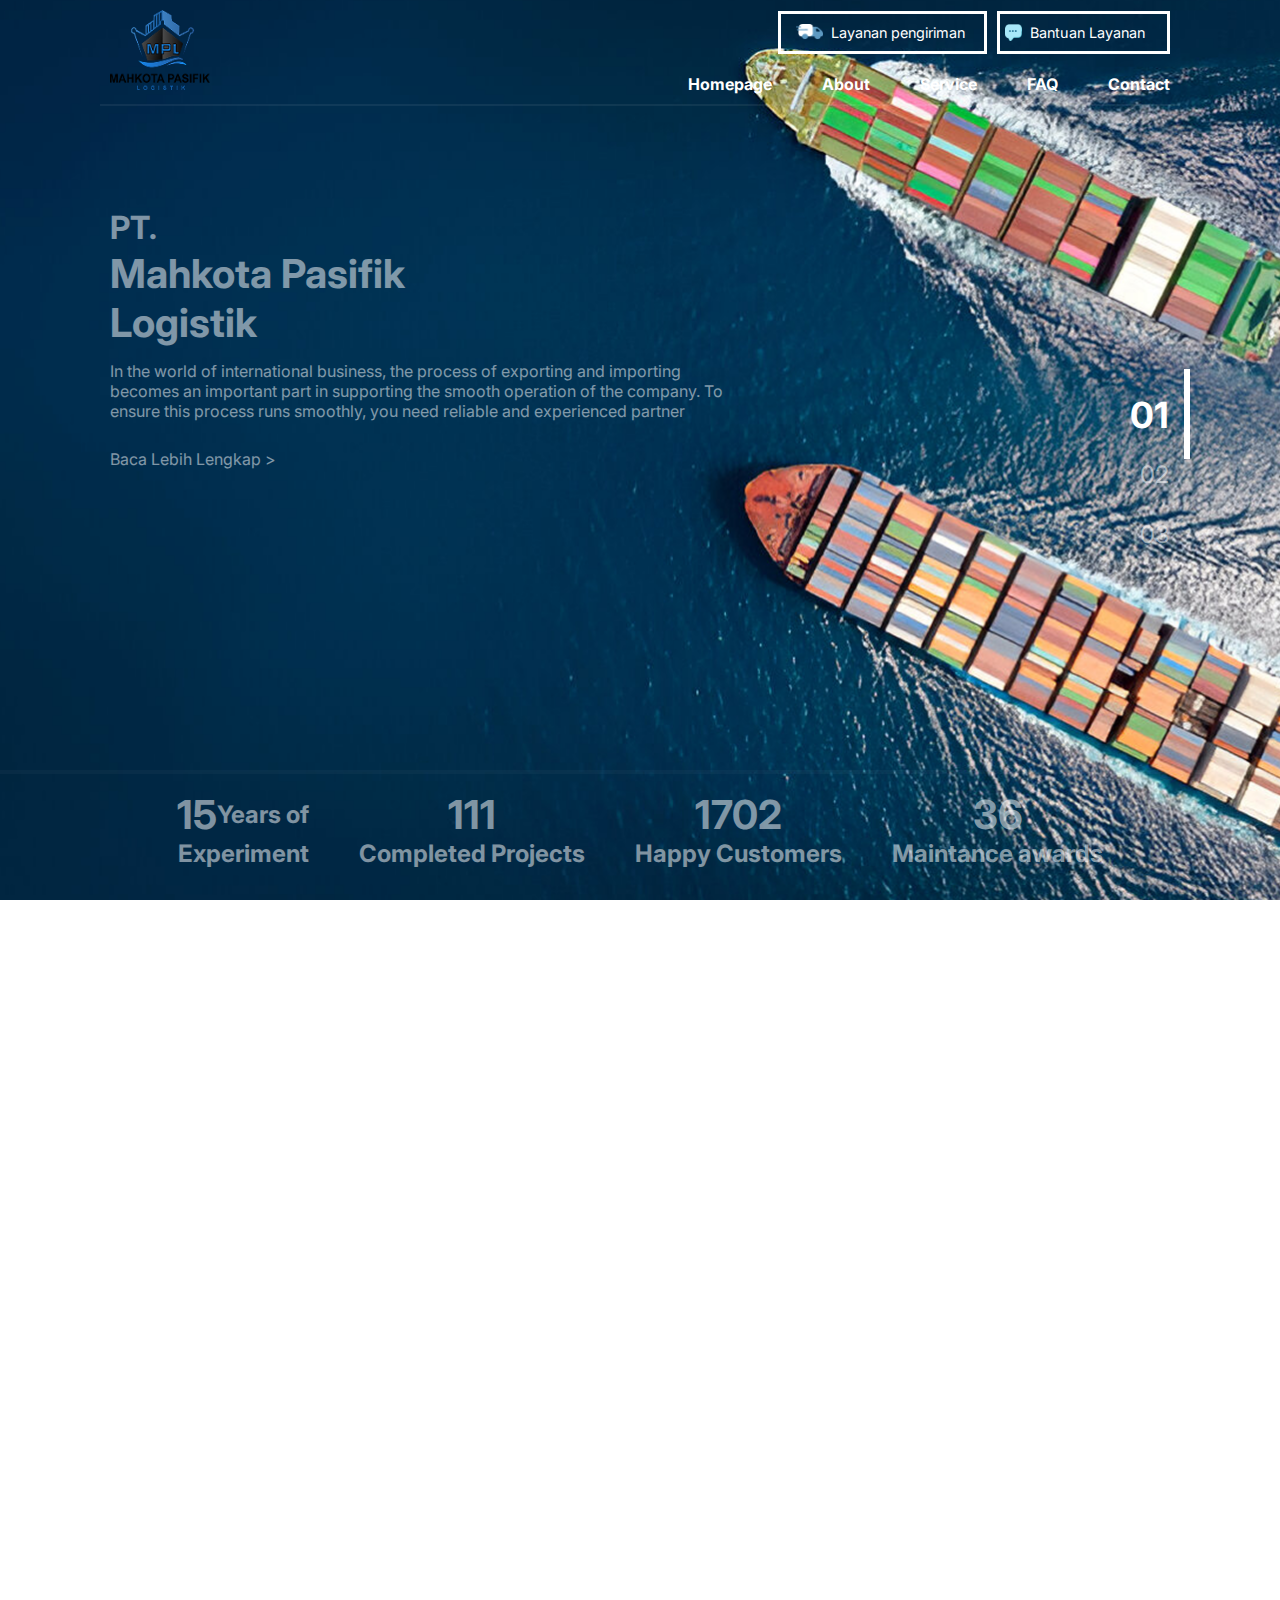
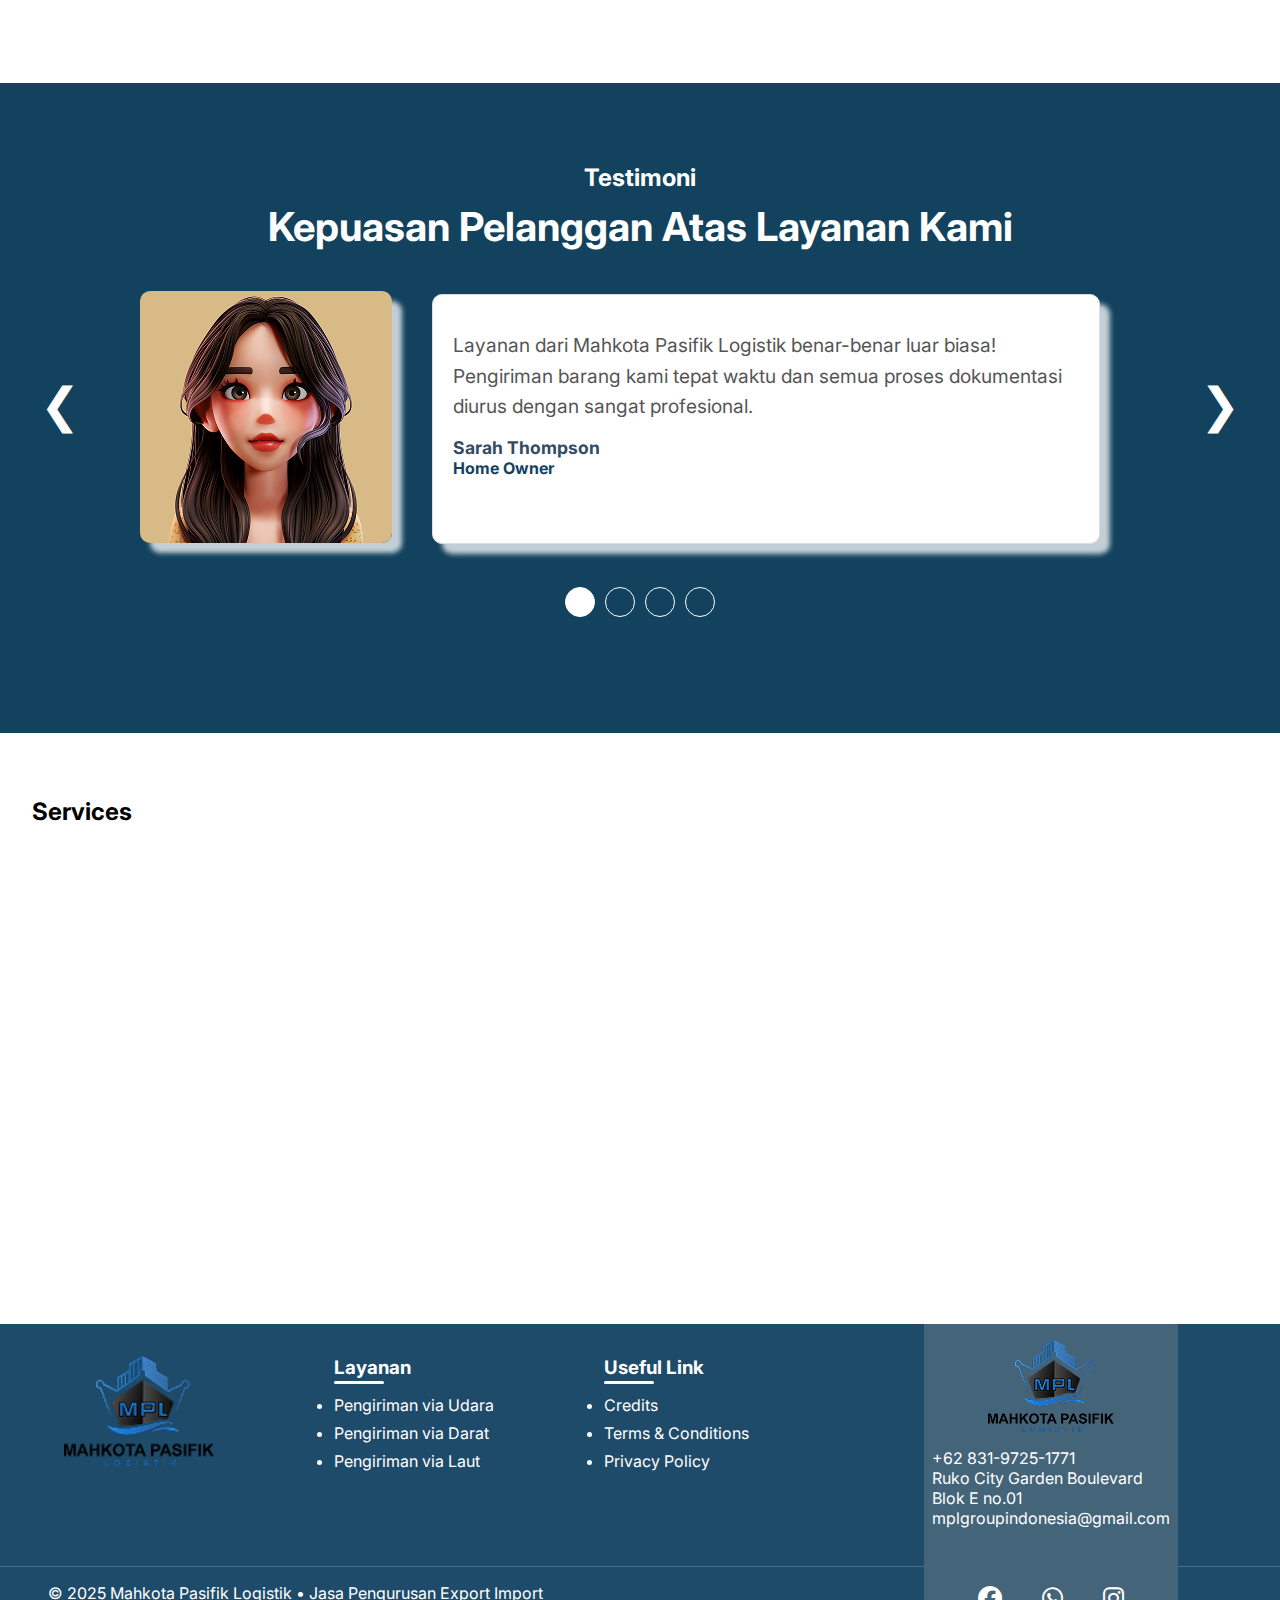
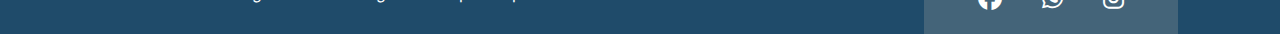
<file: index.html>
<!DOCTYPE html>
<html lang="en">

<head>
    <meta charset="UTF-8">
    <meta name="viewport" content="width=device-width, initial-scale=1.0">
    <title>Mahkota Pasifik Logistik</title>
    <link rel="stylesheet" href="Assets/Css/home.css">
    <link rel="stylesheet" href="Assets/Css/global.css">
    <link rel="stylesheet" href="https://cdnjs.cloudflare.com/ajax/libs/font-awesome/6.7.2/css/all.min.css">
</head>

<body>
    <header class="header" id="header">
        <nav id="navbar">
            <div class="nav-logo">
                <img src="Assets/Image/logo.png" alt="">
            </div>
            <div class="nav-menu">
                <div class="nav-button">
                    <a href="service.html" class="btn-delivery"><img src="Assets/Image/layanan-pengiriman.png" alt="">Layanan pengiriman</a>
                    <a href="contact.html" class="btn-message"><img src="Assets/Image/bantuan-layanan.png" alt="">Bantuan Layanan</a>
                </div>
                <div class="nav-list">
                    <ul>
                        <li><a href="index.html" class="nav-link"><span>Homepage</span></a></li>
                        <li><a href="about.html" class="nav-link"><span>About</span></a></li>
                        <li><a href="service.html" class="nav-link"><span>Service</span></a></li>
                        <li><a href="FAQ.html" class="nav-link"><span>FAQ</span></a></li>
                        <li><a href="contact.html" class="nav-link"><span>Contact</span></a></li>
                    </ul>
                </div>
            </div>
        </nav>
    </header>


        <section class="hero">
            <div class="hero-container">
                <div class="hero-item active" id="hero1">
                    <div class="hero-text">
                        <h2><span>PT.</span><br> Mahkota Pasifik <br>Logistik</h2>
                        <p>In the world of international business, the process of exporting and importing becomes
                            an important part in supporting the smooth operation of the company.
                            To ensure this process runs smoothly, you need reliable and experienced partner
                        </p>
                        <a href="about.html">
                            <span>Baca Lebih Lengkap ></span>
                        </a>
                    </div>
                </div>
                <div class="hero-item" id="hero2">
                    <div class="hero-text">
                        <h2>PT.<br> Mahkota Pasifik Udara</h2>
                        <p>Mahkota Pasifik Logistik delivers fast, secure, and efficient shipping solutions for various business needs. Our
                            services cover warehousing, distribution, and both domestic and international shipping, ensuring every shipment
                            reaches its destination on time. Supported by advanced technology and a professional team, we are committed to
                            providing top-quality logistics services at competitive prices.
                        </p>
                    </div>
                    <div class="hero-button">
                        <a href="service.html"><button id="btn-laut">Sea ​​Shipping</button></a>
                        <a href="service.html"><button id="btn-darat">Air Shipping</button></a>
                    </div>
                </div>
                <div class="hero-item" id="hero3">
                    <div class="hero-text">
                        <h2>PT.<br> Mahkota Pasifik Udara</h2>
                        <p>We understand that you may have questions about our logistics services. To assist you, we have compiled answers to
                            the most frequently asked questions. If you need further information, feel free to contact our team at:</p>
                    </div>
                    <div class="hero-button">
                        <a href="contact.html"><button id="hero-button-kontak">Kontak</button></a>
                    </div>
                </div>
            </div>
            <div class="stats">
                <div class="stat-item" id="stat1">
                    <div class="row-text">
                        <span class="stat-number" data-target="20">0</span>
                        <span class="stat-label"> Years of</span>
                    </div>
                    <span class="stat-label">Experiment</span>
                </div>
                <div class="stat-item" id="stat2">
                    <span class="stat-number" data-target="150">0</span>
                    <span class="stat-label">Completed Projects</span>
                </div>
                <div class="stat-item" id="stat3">
                    <span class="stat-number" data-target="2300">0</span>
                    <span class="stat-label">Happy Customers</span>
                </div>
                <div class="stat-item" id="stat4">
                    <span class="stat-number" data-target="48">0</span>
                    <span class="stat-label">Maintance awards</span>
                </div>
            </div>
            <div class="nav-hero">
                <div class="nav-hero-number active" id="number1"> <span onclick="showHero(1)">01</span></div>
                <div class="nav-hero-number" id="number2">  <span onclick="showHero(2)">02</span></div>
                <div class="nav-hero-number" id="number3">  <span onclick="showHero(3)">03</span></div>
            </div>
        </section>

        <section class="reason">
            <div class="reason-left">
                <div class="reason-left-text">
                    <p>
                        Optimalkan rantai pasok Anda dengan layanan
                        logistik terbaik. Kami memastikan pengiriman
                        cepat, aman, dan tepat waktu.
                    </p>
                </div>
                <div class="reason-left-button">
                    <a href="about.html"><button>Eksplor</button></a>
                </div>
                <div class="reason-left-image">
                    <img src="Assets/Image/reasonimg.png" alt="">
                </div>
            </div>
            <div class="reason-right">
                <div class="reason-right-text">
                    <h2>Why Choose Us for the Best Shipping Experience?</h2>
                </div>
                <div class="reason-right-item">
                    <div id="right-item1" class="reason-right-item-number">
                        <h1>01</h1>
                    </div>
                    <div class="reason-right-item-text">
                        <p>We ensure every shipment is delivered on time and in optimal condition, with fast and
                            accurate document processing.</p>
                    </div>
                </div>
                <div class="reason-right-item">
                    <div id="right-item2" class="reason-right-item-number">
                        <h1>02</h1>
                    </div>
                    <div class="reason-right-item-text">
                        <p>We provide domestic and international shipping with a vast network and seamless processes.
                        </p>
                    </div>
                </div>
                <div class="reason-right-item">
                    <div id="right-item3" class="reason-right-item-number">
                        <h1>03</h1>
                    </div>
                    <div class="reason-right-item-text">
                        <p>We offer high-quality services at cost-efficient rates, adding more value to your business.
                        </p>
                    </div>
                </div>
            </div>
        </section>

        <section class="testimoni">
            <div class="testimoni-header">
                <h2>Testimoni</h2>
                <h1>Kepuasan Pelanggan Atas Layanan Kami</h1>
            </div>
            <div class="testimoni-content">
                <div class="testimoni-slider">
                    <div class="testimoni-list">
                        <div class="testimoni-item">
                            <div class="testimoni-image">
                                <img src="Assets/Image/image.png" alt="Testimoni 1">
                            </div>
                            <div class="testimoni-text-content">
                                <p class="testimoni-text">Layanan dari Mahkota Pasifik Logistik benar-benar luar biasa!
                                    Pengiriman barang kami tepat waktu dan semua proses dokumentasi diurus dengan sangat
                                    profesional.</p>
                                <p class="testimoni-author">Sarah Thompson</p>
                                <p class="testimoni-job">Home Owner</p>
                            </div>
                        </div>

                        <div class="testimoni-item">
                            <div class="testimoni-image">
                                <img src="Assets/Image/image.png" alt="Testimoni 2">
                            </div>
                            <div class="testimoni-text-content">
                                <p class="testimoni-text">Pelayanan yang sangat responsif dan profesional. Sangat
                                    direkomendasikan untuk kebutuhan logistik skala besar maupun kecil.</p>
                                <p class="testimoni-author">Michael Lee</p>
                                <p class="testimoni-job">Business Owner</p>
                            </div>
                        </div>

                        <div class="testimoni-item">
                            <div class="testimoni-image">
                                <img src="Assets/Image/image.png" alt="Testimoni 3">
                            </div>
                            <div class="testimoni-text-content">
                                <p class="testimoni-text">Tim Mahkota Pasifik Logistik sangat membantu dan memberikan
                                    solusi
                                    logistik yang efisien.</p>
                                <p class="testimoni-author">Emma Watson</p>
                                <p class="testimoni-job">Freelancer</p>
                            </div>
                        </div>
                        <div class="testimoni-item">
                            <div class="testimoni-image">
                                <img src="Assets/Image/image.png" alt="Testimoni 3">
                            </div>
                            <div class="testimoni-text-content">
                                <p class="testimoni-text">Tim Mahkota Pasifik Logistik sangat membantu dan memberikan
                                    solusi
                                    logistik yang efisien.</p>
                                <p class="testimoni-author">Emma Watson</p>
                                <p class="testimoni-job">Freelancer</p>
                            </div>
                        </div>
                    </div>
                    <!-- Dots Indicator -->
                    <ul class="testimoni-dots">
                        <li class="active"></li>
                        <li></li>
                        <li></li>
                        <li></li>
                    </ul>
                </div>
                <!-- Navigasi Button -->
                <div class="testimoni-buttons">
                    <button id="prev">&#10094;</button>
                    <button id="next">&#10095;</button>
                </div>
            </div>
        </section>

        <section class="services">
            <h2>Services</h2>
            <div class="service-grid">
                <div class="service-card">
                    <img src="Assets/Image/Group 163.png" alt="Export Service">
                    <h3>Export Services</h3>
                    <p>Shipping goods via sea and air, packaging according to international standards.</p>
                    <a href="service.html" class="btn-more">Read More →</a>
                </div>
                <div class="service-card">
                    <img src="Assets/Image/importt.png" alt="Import Service">
                    <h3>Import Services</h3>
                    <p>Handling import permits and customs documents, managing logistics from port to warehouse.</p>
                    <a href="service.html" class="btn-more">Read More →</a>
                </div>
                <div class="service-card">
                    <img src="Assets/Image/custom.png" alt="Custom Clearance">
                    <h3>Custom Clearance</h3>
                    <p>Completing customs clearance processes quickly and smoothly, catering to various types of goods.</p>
                    <a href="service.html" class="btn-more">Read More →</a>
                </div>
                <div class="service-card">
                    <img src="Assets/Image/forward.png" alt="Freight Forwarding">
                    <h3>Freight Forwarding</h3>
                    <p>Shipping goods by sea, air, and land; offering FCL (Full Container Load) and LCL (Less Container Load) options.</p>
                    <a href="service.html" class="btn-more">Read More →</a>
                </div>
            </div>
        </section>
        

    <footer>
        <div class="footer-content">
            <div class="footer-section">
                <img src="Assets/Image/logo.png" alt="Mahkota Pasifik Logo">
            </div>
            <div class="footer-section">
                <h3>Layanan</h3>
                <ul>
                    <li>Pengiriman via Udara</li>
                    <li>Pengiriman via Darat</li>
                    <li>Pengiriman via Laut</li>
                </ul>
            </div>
            <div class="footer-section">
                <h3>Useful Link</h3>
                <ul>
                    <li>Credits</li>
                    <li>Terms & Conditions</li>
                    <li>Privacy Policy</li>
                </ul>
            </div>

            <div class="footer-right-container">
                <img src="Assets/Image/logo.png" alt="Mahkota Pasifik Logo">
                <div class="footer-right-text">
                    <p>
                        <a href="https://wa.me/6283197251771" target="_blank">+62 831-9725-1771</a>
                    </p>
                    <p>
                        <a href="https://maps.app.goo.gl/LjB5tienzvYovpXG8" target="_blank">
                            Ruko City Garden Boulevard<br> Blok E no.01
                        </a>
                    </p>
                    <p>mplgroupindonesia@gmail.com</p>
                </div>
                
                <div class="social-links">
                    <a href="#"><i class="fab fa-facebook"></i></a>
                    <a href="https://wa.me/6283197251771" target="_blank"><i class="fab fa-whatsapp"></i></a>
                    <a href="https://www.instagram.com/mplgroupindonesia" target="_blank"><i class="fab fa-instagram"></i></a>
                </div>
            </div>
        </div>
        
        <div class="footer-bottom">
            <p>© 2025 Mahkota Pasifik Logistik • Jasa Pengurusan Export Import</p>
        </div>
    </footer>

    <script src="Assets/Js/script.js"></script>
</body>

</html>
</file>
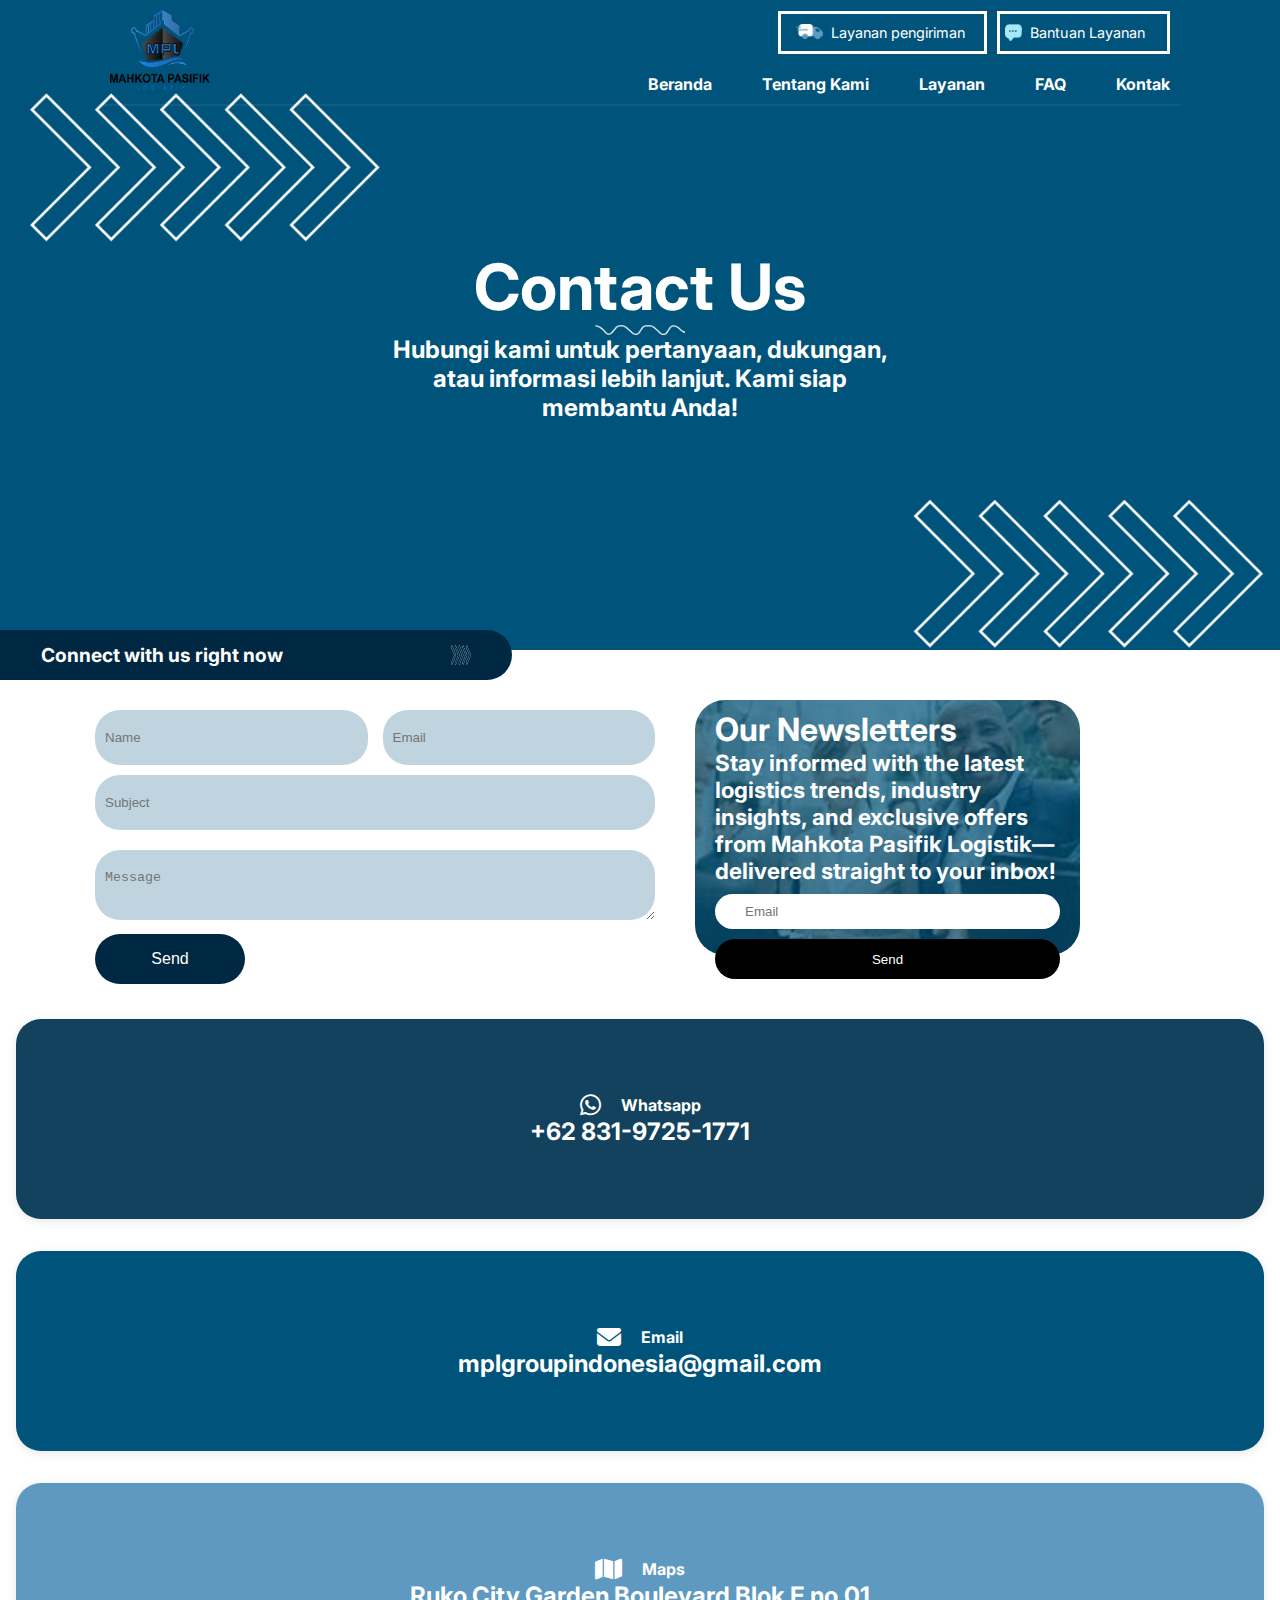
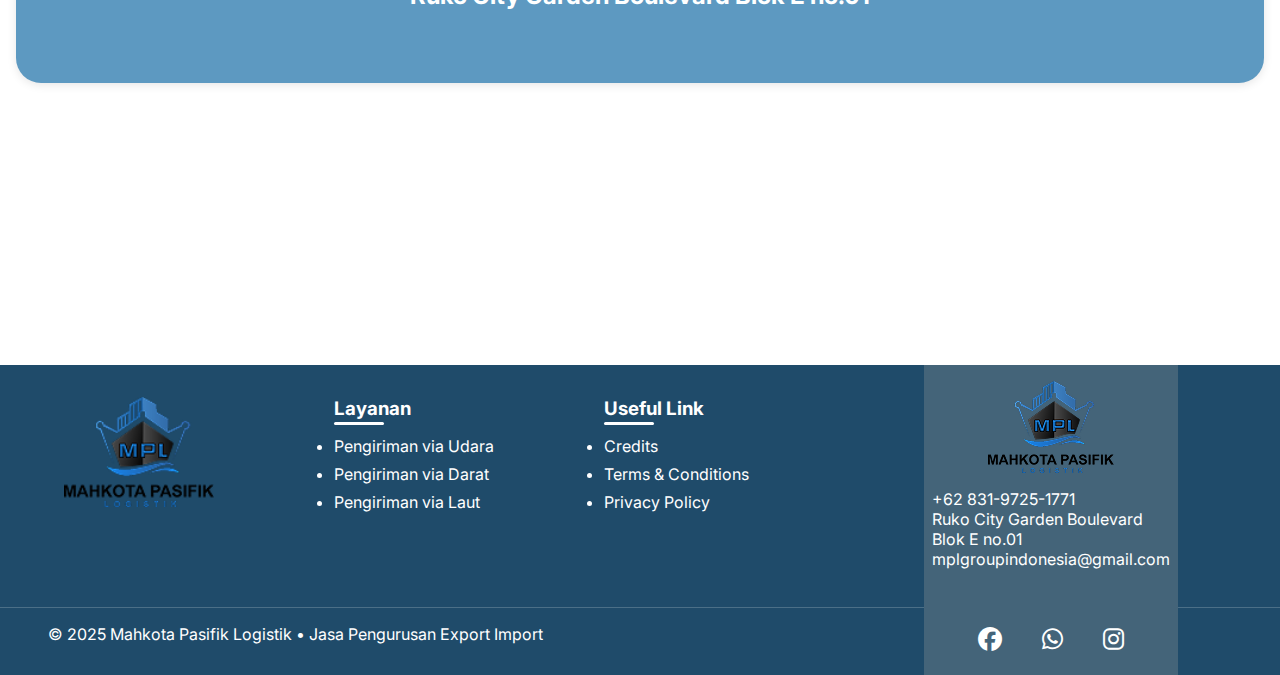
<file: contact.html>
<!DOCTYPE html>
<html lang="en">
<head>
    <meta charset="UTF-8">
    <meta name="viewport" content="width=device-width, initial-scale=1.0">
    <title>Contact</title>
    <link rel="stylesheet" href="Assets/Css/contact.css">
    <link rel="stylesheet" href="Assets/Css/global.css">
    <link rel="stylesheet" href="https://cdnjs.cloudflare.com/ajax/libs/font-awesome/6.7.2/css/all.min.css">
</head>
<body>
    <header class="header" id="header">
        <nav id="navbar">
            <div class="nav-logo">
                <img src="Assets/Image/logo.png" alt="">
            </div>
            <div class="nav-menu">
                <div class="nav-button">
                    <a href="service.html" class="btn-delivery"><img src="Assets/Image/layanan-pengiriman.png" alt="">Layanan pengiriman</a>
                    <a href="contact.html" class="btn-message"><img src="Assets/Image/bantuan-layanan.png" alt="">Bantuan Layanan</a>
                </div>
                <div class="nav-list">
                    <ul>
                        <li><a href="index.html" class="nav-link"><span>Beranda</span></a></li>
                        <li><a href="about.html" class="nav-link"><span>Tentang Kami</span></a></li>
                        <li><a href="service.html" class="nav-link"><span>Layanan</span></a></li>
                        <li><a href="FAQ.html" class="nav-link"><span>FAQ</span></a></li>
                        <li><a href="contact.html" class="nav-link"><span>Kontak</span></a></li>
                    </ul>
                </div>
            </div>
        </nav>
    </header>
    <section class="judul">
            <div class="contact-title">
                <div class="text-title">
                    <h1>Contact Us</h1>
                    <img src="Assets/Image/vektor.png" alt="vektor"/>
                    <h2>Hubungi kami untuk pertanyaan, dukungan, atau informasi lebih lanjut. Kami siap membantu Anda!</h2>
                </div>
            </div>
    </section>
    <div class="container-connect">
        <div class="connect">
            <p>Connect with us right now </p>
            <img src="Assets/Image/arrow.png" alt="panah"/>
        </div>
    </div>
    <section class="forms">
        <div class="from-contact">
            <div class="from-contact-left">
                <form action="send_email.php" method="post">
                    <div class="from-header">
                        <input type="text" name="name" placeholder="Name" required>
                        <input type="email" name="email" placeholder="Email" required>
                    </div>
                    <div class="from-footer">
                        <input type="text" name="subject" placeholder="Subject" required>
                        <textarea name="message" placeholder="Message" required></textarea>
                        <button type="submit" class="button1">Send</button>
                    </div>
                </form>
            </div>            
            <div class="from-contact-right">
                <div class="from-contact-right-content">
                    <h1>Our Newsletters</h1>
                    <h2>Stay informed with the latest logistics trends, industry insights, and exclusive offers from Mahkota Pasifik Logistik—delivered straight to your inbox!</h2>
                    <form class="sumbitemail" action="subscribe.php" method="post">
                        <input type="email" name="email" placeholder="Email" required>
                        <button type="submit" class="button2">Send</button>
                    </form>
                </div>
            </div>
        </div>
    </section>
    <section class="infromations">
        <div class="information">
            <div class="informasi-chat">
                <div class="whatsapp" onclick="window.open('https://wa.me/+6283197251771', '_blank')">
                    <div class="whatapptext" >
                        <i class="fa-brands fa-whatsapp"></i>
                        <p>Whatsapp</p>
                    </div>
                    <h1>+62 831-9725-1771</h1>
                </div>
                <div class="whatsapp" id="wa-2">
                    <div class="whatapptext">
                        <i class="fa-solid fa-envelope"></i>
                        <p>Email</p>
                    </div>
                    <h1>mplgroupindonesia@gmail.com</h1>
                </div>
                <div class="whatsapp" id="wa-3">
                    <div class="whatapptext">
                        <i class="fa-solid fa-map"></i>
                        <p>Maps</p>
                    </div>
                    <h1>Ruko City Garden Boulevard Blok E no.01</h1>
                </div>
            </div>
        </div>
        <div class="map">
            <iframe id="map" src="https://www.google.com/maps/embed?pb=!1m14!1m8!1m3!1d198.95750657302727!2d106.73571716930893!3d-6.129822529008539!3m2!1i1024!2i768!4f13.1!3m3!1m2!1s0x2e6a1d00394f63f5%3A0x4f9f0fa6b86dd522!2sPT%20Mahkota%20Pasifik%20Logistik!5e1!3m2!1sid!2sid!4v1740566011759!5m2!1sid!2sid"  
            style="border:0;" 
            allowfullscreen="" 
            loading="lazy" 
            referrerpolicy="no-referrer-when-downgrade">
            </iframe>
        </div>
    </section>
    <footer>
        <div class="footer-content">
            <div class="footer-section">
                <img src="Assets/Image/logo.png" alt="Mahkota Pasifik Logo">
            </div>
            <div class="footer-section">
                <h3>Layanan</h3>
                <ul>
                    <li>Pengiriman via Udara</li>
                    <li>Pengiriman via Darat</li>
                    <li>Pengiriman via Laut</li>
                </ul>
            </div>
            <div class="footer-section">
                <h3>Useful Link</h3>
                <ul>
                    <li>Credits</li>
                    <li>Terms & Conditions</li>
                    <li>Privacy Policy</li>
                </ul>
            </div>

            <div class="footer-right-container">
                <img src="Assets/Image/logo.png" alt="Mahkota Pasifik Logo">
                <div class="footer-right-text">
                    <p>
                        <a href="https://wa.me/6283197251771" target="_blank">+62 831-9725-1771</a>
                    </p>
                    <p>
                        <a href="https://maps.app.goo.gl/LjB5tienzvYovpXG8" target="_blank">
                            Ruko City Garden Boulevard<br> Blok E no.01
                        </a>
                    </p>
                    <p>mplgroupindonesia@gmail.com</p>
                </div>
                
                <div class="social-links">
                    <a href="#"><i class="fab fa-facebook"></i></a>
                    <a href="https://wa.me/6283197251771" target="_blank"><i class="fab fa-whatsapp"></i></a>
                    <a href="https://www.instagram.com/mplgroupindonesia" target="_blank"><i class="fab fa-instagram"></i></a>
                </div>
            </div>
        </div>
        
        <div class="footer-bottom">
            <p>© 2025 Mahkota Pasifik Logistik • Jasa Pengurusan Export Import</p>
        </div>
    </footer>
</body>
</html>
</file>
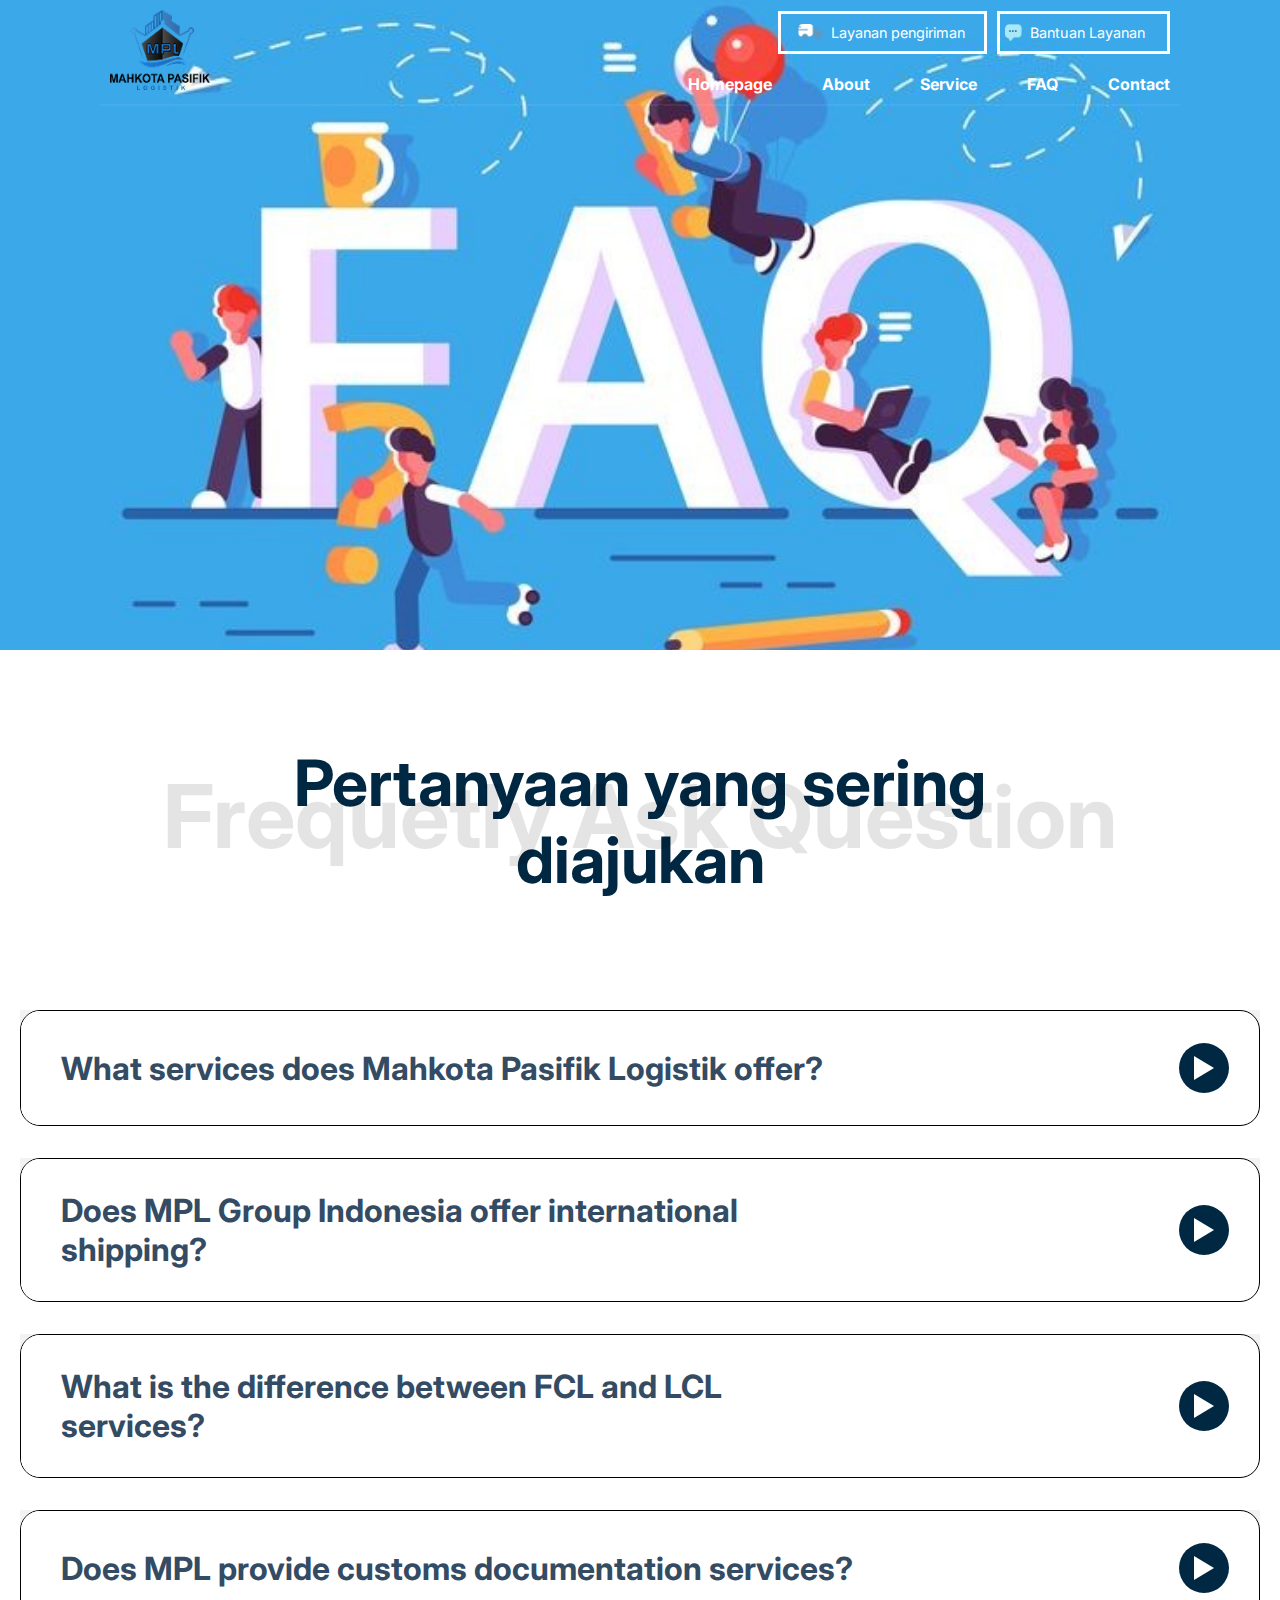
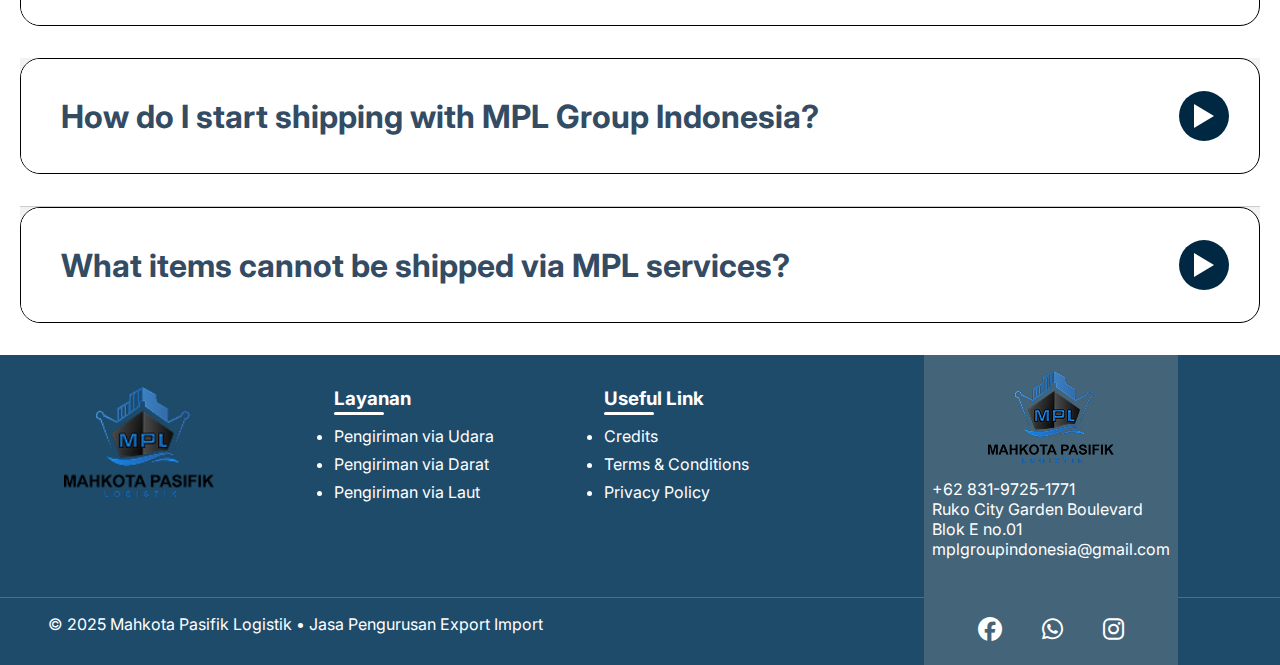
<file: FAQ.html>
<!DOCTYPE html>
<html lang="en">
<head>
    <meta charset="UTF-8">
    <meta name="viewport" content="width=device-width, initial-scale=1.0">
    <title>FAQ</title>
    <link rel="stylesheet" href="Assets/Css/faq.css">
    <link rel="stylesheet" href="Assets/Css/global.css">
    <link rel="stylesheet" href="https://cdnjs.cloudflare.com/ajax/libs/font-awesome/6.7.2/css/all.min.css">
</head>
<body>
    <header class="header" id="header">
        <nav id="navbar">
            <div class="nav-logo">
                <img src="Assets/Image/logo.png" alt="">
            </div>
            <div class="nav-menu">
                <div class="nav-button">
                    <a href="service.html" class="btn-delivery"><img src="Assets/Image/layanan-pengiriman.png" alt="">Layanan pengiriman</a>
                    <a href="contact.html" class="btn-message"><img src="Assets/Image/bantuan-layanan.png" alt="">Bantuan Layanan</a>
                </div>
                <div class="nav-list">
                    <ul>
                        <li><a href="index.html" class="nav-link"><span>Homepage</span></a></li>
                        <li><a href="about.html" class="nav-link"><span>About</span></a></li>
                        <li><a href="service.html" class="nav-link"><span>Service</span></a></li>
                        <li><a href="FAQ.html" class="nav-link"><span>FAQ</span></a></li>
                        <li><a href="contact.html" class="nav-link"><span>Contact</span></a></li>
                    </ul>
                </div>
            </div>
        </nav>
    </header>
    <div class="faq-start"></div>
    <div class="faq-title">
        <h1>Frequetly Ask Question</h1>
        <p>Pertanyaan yang sering <br> diajukan</p>
    </div>
    <section class="faq-section">
        <ul class="faq">
            <li>
                <div class="q">
                    <span class="kotak"></span>
                    <span class="text-q">What services does Mahkota Pasifik Logistik offer?</span>
                    <div class="arrow-box">
                        <span class="arrow"></span>
                    </div>
                </div>
                <div class="a">
                    <span class="kotak" id="kotak1"></span>
                    <span class="text-a">We provide integrated logistics solutions, including:</span>
                    <ul class="text-a">
                        <li>Air, sea, and land shipping.</li>
                        <li>Warehouse management.</li>
                        <li>Customs clearance services for export and import processes.</li>
                        <li>FCL (Full Container Load) and LCL (Less than Container Load) cargo shipments.</li>
                        <li>End-to-end logistics solutions, from packaging to distribution.</li>
                    </ul>
                </div>
            </li>
            <li>
                <div class="q">
                    <span class="kotak"></span>
                    <span class="text-q">Does MPL Group Indonesia offer international shipping?</span>
                    <div class="arrow-box">
                        <span class="arrow"></span>
                    </div>
                </div>
                <div class="a">
                    <span class="kotak" id="kotak1"></span>
                    <span class="text-a">Yes, we provide international shipping to various countries. With a global partner network, we ensure your goods arrive safely and on time for both export and import shipments.</span>
                </div>
            </li>
            <li>
                <div class="q">
                    <span class="kotak"></span>
                    <span class="text-q">What is the difference between FCL and LCL services?</span>
                    <div class="arrow-box">
                        <span class="arrow"></span>
                    </div>
                </div>
                <div class="a">
                    <span class="kotak" id="kotak1"></span>
                    <ul class="text-a">
                        <li>FCL (Full Container Load): Your goods are transported in a full container without being combined with other shipments.</li>
                        <li>LCL (Less than Container Load): Your goods are consolidated with shipments from other senders in a shared container, ideal for smaller shipments.</li>
                    </ul>
                </div>
            </li>
            <li>
                <div class="q">
                    <span class="kotak"></span>
                    <span class="text-q">Does MPL provide customs documentation services?</span>
                    <div class="arrow-box">
                        <span class="arrow"></span>
                    </div>
                </div>
                <div class="a">
                    <span class="kotak" id="kotak1"></span>
                    <span class="text-a">Yes, we have an experienced team that handles all customs documentation, ensuring smooth export and import processes without complications.</span>
                </div>
            </li>
            <li>
                <div class="q">
                    <span class="kotak"></span>
                    <span class="text-q">How do I start shipping with MPL Group Indonesia?</span>
                    <div class="arrow-box">
                        <span class="arrow"></span>
                    </div>
                </div>
                <div class="a">
                    <span class="kotak" id="kotak1"></span>
                    <span class="text-a">You can contact our team through:</span>
                    <ul class="text-a">
                        <li>Phone: (+62) [Contact Number]</li>
                        <li>Email: [Contact Email]</li>
                        <li>Online Form: Fill out the form on our website, and our team will contact you to discuss your logistics needs.</li>
                    </ul>
                </div>
            </li>
            <li>
                <div class="q">
                    <span class="kotak"></span>
                    <span class="text-q">What items cannot be shipped via MPL services?</span>
                    <div class="arrow-box">
                        <span class="arrow"></span>
                    </div>
                </div>
                <div class="a">
                    <span class="kotak" id="kotak1"></span>
                    <span class="text-a">The following items are restricted from shipment:</span>
                    <ul class="text-a">
                        <li>Hazardous or explosive materials.</li>
                        <li>Illegal items or those prohibited in the destination country.</li>
                        <li>Items requiring special permits without supporting documents. Please contact our team for further information on permitted shipments.</li>
                    </ul>
                </div>
            </li>
        </ul>
    </section>
    <footer>
        <div class="footer-content">
            <div class="footer-section">
                <img src="Assets/Image/logo.png" alt="Mahkota Pasifik Logo">
            </div>
            <div class="footer-section">
                <h3>Layanan</h3>
                <ul>
                    <li>Pengiriman via Udara</li>
                    <li>Pengiriman via Darat</li>
                    <li>Pengiriman via Laut</li>
                </ul>
            </div>
            <div class="footer-section">
                <h3>Useful Link</h3>
                <ul>
                    <li>Credits</li>
                    <li>Terms & Conditions</li>
                    <li>Privacy Policy</li>
                </ul>
            </div>

            <div class="footer-right-container">
                <img src="Assets/Image/logo.png" alt="Mahkota Pasifik Logo">
                <div class="footer-right-text">
                    <p>
                        <a href="https://wa.me/6283197251771" target="_blank">+62 831-9725-1771</a>
                    </p>
                    <p>
                        <a href="https://maps.app.goo.gl/LjB5tienzvYovpXG8" target="_blank">
                            Ruko City Garden Boulevard<br> Blok E no.01
                        </a>
                    </p>
                    <p>mplgroupindonesia@gmail.com</p>
                </div>
                
                <div class="social-links">
                    <a href="#"><i class="fab fa-facebook"></i></a>
                    <a href="https://wa.me/6283197251771" target="_blank"><i class="fab fa-whatsapp"></i></a>
                    <a href="https://www.instagram.com/mplgroupindonesia" target="_blank"><i class="fab fa-instagram"></i></a>
                </div>
            </div>
        </div>
        
        <div class="footer-bottom">
            <p>© 2025 Mahkota Pasifik Logistik • Jasa Pengurusan Export Import</p>
        </div>
    </footer>
</body>
<script src="Assets/Js/faq.js"></script>
</html>
</file>
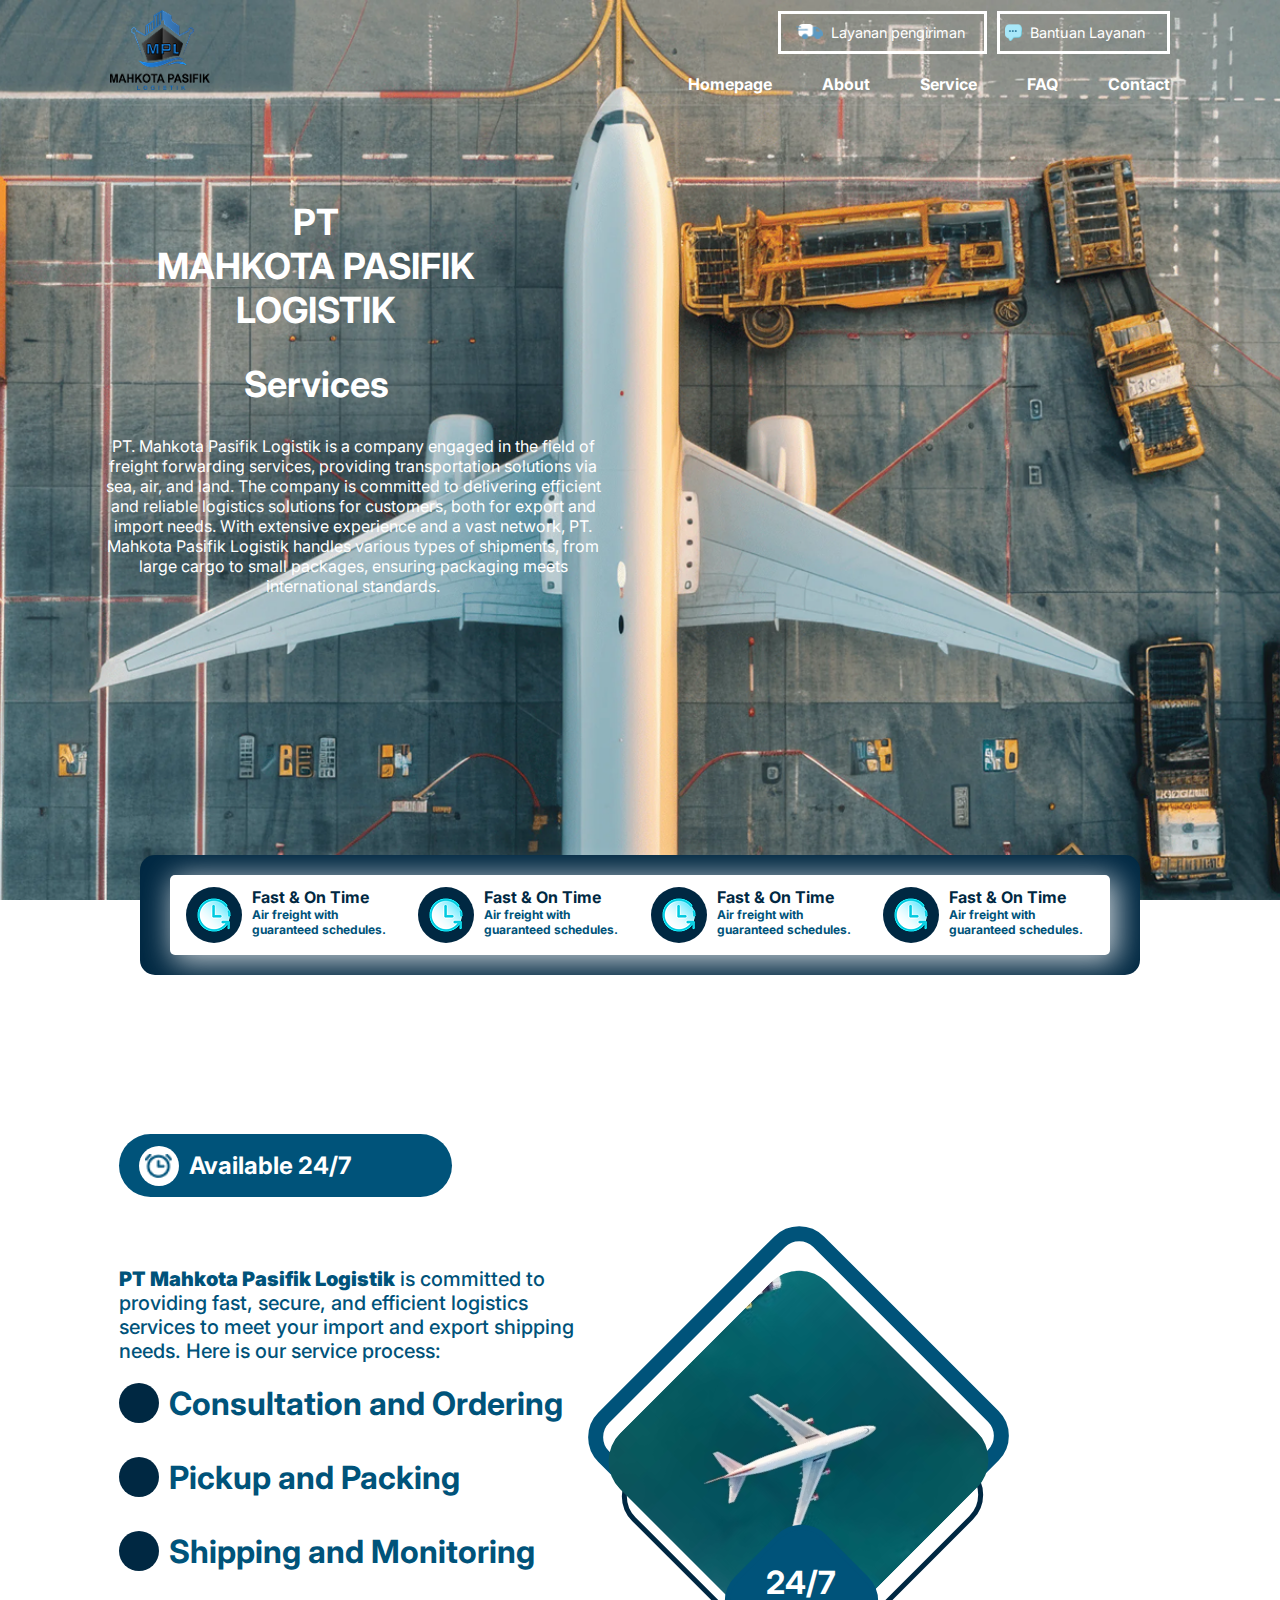
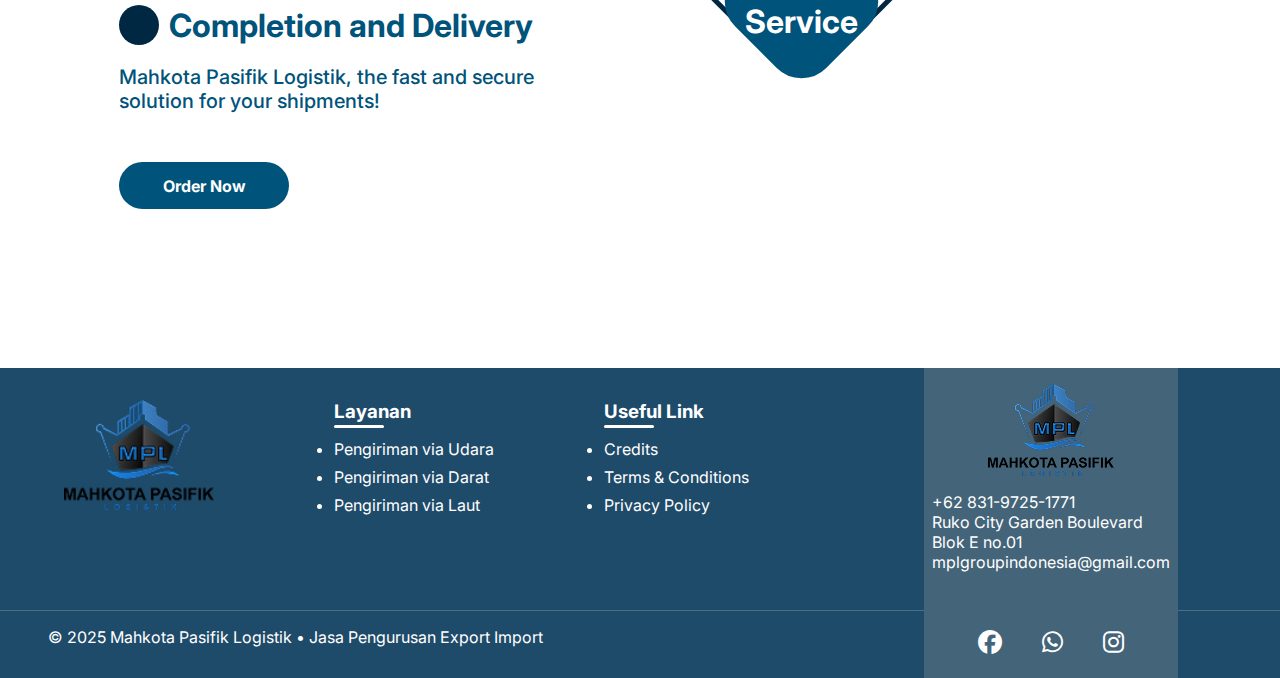
<file: service.html>
<!DOCTYPE html>
<html lang="en">

<head>
    <meta charset="UTF-8">
    <meta name="viewport" content="width=device-width, initial-scale=1.0">
    <title>Service</title>
    <link rel="stylesheet" href="Assets/Css/global.css">
    <link rel="stylesheet" href="Assets/Css/service.css">
    <link rel="stylesheet" href="https://cdnjs.cloudflare.com/ajax/libs/font-awesome/6.7.2/css/all.min.css">
</head>

<body>
    <header class="header" id="header">
        <nav id="navbar">
            <div class="nav-logo">
                <img src="Assets/Image/logo.png" alt="">
            </div>
            <div class="nav-menu">
                <div class="nav-button">
                    <a href="service.html" class="btn-delivery"><img src="Assets/Image/layanan-pengiriman.png" alt="">Layanan pengiriman</a>
                    <a href="contact.html" class="btn-message"><img src="Assets/Image/bantuan-layanan.png" alt="">Bantuan Layanan</a>
                </div>
                <div class="nav-list">
                    <ul>
                        <li><a href="index.html" class="nav-link"><span>Homepage</span></a></li>
                        <li><a href="about.html" class="nav-link"><span>About</span></a></li>
                        <li><a href="service.html" class="nav-link"><span>Service</span></a></li>
                        <li><a href="FAQ.html" class="nav-link"><span>FAQ</span></a></li>
                        <li><a href="contact.html" class="nav-link"><span>Contact</span></a></li>
                    </ul>
                </div>
            </div>
        </nav>
    </header>
    <main>
        <section class="hero">
            <div class="hero-container">
                <h1>PT<br>MAHKOTA PASIFIK LOGISTIK</h1>
                <h1>Services</h1>
                <p>PT. Mahkota Pasifik Logistik is a company engaged in the field of freight forwarding services,
                    providing transportation solutions via sea, air, and land. The company is committed to delivering
                    efficient and reliable logistics solutions for customers, both for export and import needs. With
                    extensive experience and a vast network, PT. Mahkota Pasifik Logistik handles various types of shipments,
                    from large cargo to small packages, ensuring packaging meets international standards.</p>
            </div>
            <div class="service-stats">
                <div class="service-stats-content">
                    <div class="service-stats-item">
                        <div class="service-stats-item-icon">
                            <img src="Assets/Image/Delivery Time.png" alt="">
                        </div>
                        <div class="service-stats-item-text">
                            <h3>Fast & On Time</h3>
                            <p>Air freight with guaranteed schedules.</p>
                        </div>
                    </div>
                    <div class="service-stats-item">
                        <div class="service-stats-item-icon">
                            <img src="Assets/Image/Delivery Time.png" alt="">
                        </div>
                        <div class="service-stats-item-text">
                            <h3>Fast & On Time</h3>
                            <p>Air freight with guaranteed schedules.</p>
                        </div>
                    </div>
                    <div class="service-stats-item">
                        <div class="service-stats-item-icon">
                            <img src="Assets/Image/Delivery Time.png" alt="">
                        </div>
                        <div class="service-stats-item-text">
                            <h3>Fast & On Time</h3>
                            <p>Air freight with guaranteed schedules.</p>
                        </div>
                    </div>
                    <div class="service-stats-item">
                        <div class="service-stats-item-icon">
                            <img src="Assets/Image/Delivery Time.png" alt="">
                        </div>
                        <div class="service-stats-item-text">
                            <h3>Fast & On Time</h3>
                            <p>Air freight with guaranteed schedules.</p>
                        </div>
                    </div>
                </div>
            </div>
        </section>
        <section class="service">
            <div class="service-container">
                <div class="service-container-left">
                    <div class="service-container-left-header">
                        <div class="icon"><img src="Assets/Image/icon_header_service.png" alt=""></div>
                        <h1>Available 24/7</h1>
                    </div>
                    <div class="service-container-left-text">
                        <p><strong>PT Mahkota Pasifik Logistik</strong> is committed to providing fast, secure, and efficient
                            logistics services to meet your import and export shipping needs. Here is our service process:</p>
                        <ul>
                            <li class="list-item">
                                <div class="ellipse"></div>
                                <h1>Consultation and Ordering</h1>
                            </li>
                            <li class="list-item">
                                <div class="ellipse"></div>
                                <h1>Pickup and Packing</h1>
                            </li>
                            <li class="list-item">
                                <div class="ellipse"></div>
                                <h1>Shipping and Monitoring</h1>
                            </li>
                            <li class="list-item">
                                <div class="ellipse"></div>
                                <h1>Completion and Delivery</h1>
                            </li>
                        </ul>
                        <p class="bottom-text">Mahkota Pasifik Logistik, the fast and secure solution for your shipments!</p>
                    </div>
                    <a href="https://wa.me/6283197251771" target="_blank"><button>Order Now</button></a>
                </div>
                <div class="service-container-right">
                    <div class="bottom-border"></div>
                    <div class="top-border">
                        <div class="image"> <img src="Assets/Image/service_image1.png" alt=""></div>
                    </div>
                    <div class="text-service"><p>24/7<br>Service</p></div>
                </div>
            </div>
        </section>
    </main>
    <footer>
        <div class="footer-content">
            <div class="footer-section">
                <img src="Assets/Image/logo.png" alt="Mahkota Pasifik Logo">
            </div>
            <div class="footer-section">
                <h3>Layanan</h3>
                <ul>
                    <li>Pengiriman via Udara</li>
                    <li>Pengiriman via Darat</li>
                    <li>Pengiriman via Laut</li>
                </ul>
            </div>
            <div class="footer-section">
                <h3>Useful Link</h3>
                <ul>
                    <li>Credits</li>
                    <li>Terms & Conditions</li>
                    <li>Privacy Policy</li>
                </ul>
            </div>

            <div class="footer-right-container">
                <img src="Assets/Image/logo.png" alt="Mahkota Pasifik Logo">
                <div class="footer-right-text">
                    <p>
                        <a href="https://wa.me/6283197251771" target="_blank">+62 831-9725-1771</a>
                    </p>
                    <p>
                        <a href="https://maps.app.goo.gl/LjB5tienzvYovpXG8" target="_blank">
                            Ruko City Garden Boulevard<br> Blok E no.01
                        </a>
                    </p>
                    <p>mplgroupindonesia@gmail.com</p>
                </div>
                
                <div class="social-links">
                    <a href="#"><i class="fab fa-facebook"></i></a>
                    <a href="https://wa.me/6283197251771" target="_blank"><i class="fab fa-whatsapp"></i></a>
                    <a href="https://www.instagram.com/mplgroupindonesia" target="_blank"><i class="fab fa-instagram"></i></a>
                </div>
            </div>
        </div>
        
        <div class="footer-bottom">
            <p>© 2025 Mahkota Pasifik Logistik • Jasa Pengurusan Export Import</p>
        </div>
    </footer>
</body>

</html>
</file>
<file: Assets/Css/home.css>
@import url('https://fonts.googleapis.com/css2?family=Inter:ital,opsz,wght@0,14..32,100..900;1,14..32,100..900&family=Mulish:ital,wght@0,200..1000;1,200..1000&family=Space+Grotesk:wght@300..700&display=swap');

/*========== Animation ==========*/
@keyframes FadeInLeft {
    0% {
        opacity: 0;
        transform: translateX(-50px);
    }

    100% {
        opacity: 1;
        transform: translateX(0);
    }
}

@keyframes Popup {
    0% {
        opacity: 0;
    }

    100% {
        opacity: 1;
    }
}

@keyframes SlideInRight {
    0% {
        opacity: 0;
        transform: translateX(250px);
    }

    100% {
        opacity: 1;
        transform: translateX(0);
    }
}

@keyframes SlideInLeft {
    0% {
        opacity: 0;
        transform: translateX(-250px);
    }

    100% {
        opacity: 1;
        transform: translateX(0);
    }
}

@keyframes SlideInTop {
    0% {
        opacity: 0;
        transform: translateY(-250px);
    }

    100% {
        opacity: 1;
        transform: translateY(0);
    }
}

@keyframes SlideInBottom {
    0% {
        opacity: 0;
        transform: translateY(50px);
    }

    100% {
        opacity: 1;
        transform: translateY(0);
    }
}

@keyframes ScaleCenter {
    0% {
        transform: scale(0);
    }

    100% {
        transform: scale(1);
    }
}

/* css hero */
.hero {
    display: flex;
    flex-direction: column;
    height: 100vh;
    align-items: end;
}

.hero-container {
    display: flex;
    flex-direction: row;
    height: 100%;
    width: 100%;
}

.stats {
    display: flex;
    justify-content: center;
    gap: 50px;
    padding: 1rem 3rem;
    color: #ffffff;
    width: 100%;
    border-top: 4px solid #ffffff10;
    opacity: 0.5;
    margin-top: -130px;
    background: transparent;
}

.stat-item {
    text-align: start;
    display: flex;
    flex-direction: column;
    align-items: center;
}

#stat1 .row-text {
    text-align: start;
    display: flex;
    flex-direction: row;
    align-items: center;
}

.stat-number {
    font-size: 2.5rem;
    font-weight: bold;
    display: block;
}

.stat-label {
    font-size: 1.5rem;
    font-weight: bold;
    display: block;
}

.nav-hero {
    margin-right: 100px;
    margin-top: -500px;
    display: flex;
    flex-direction: column;
}

.nav-hero-number {
    display: flex;
    height: 60px;
    align-items: center;
    opacity: 50%;
    cursor: pointer;
    transition: transform 0.3s, color 0.3s;
    padding-right: 10px;
}

.nav-hero span {
    background: transparent;
    color: white;
    font-size: 1.5rem;
}

.nav-hero-number.active {
    font-weight: bold;
    opacity: 100%;
    padding-right: 5px;
    transform: scale(1.5);
    color: #FFFFFF;
    border-right: 4px solid #ffffff;
}

.hero-item {
    position: relative;
    width: 100%;
    height: 100%;
    display: none;
    overflow: hidden;
    flex-direction: column;
}

.hero-item.active {
    display: flex;
    opacity: 1;
}

#hero1 {
    background: url('../Image/backgroundhero.png') no-repeat center center/cover;
    animation: Popup 2s ease 0s 1 normal forwards;
}

#hero1 .hero-text {
    margin-top: 200px;
    margin-left: 110px;
    color: #ffffff;
    width: 50%;
    animation: FadeInLeft 2s ease 0s 1 normal forwards;
    opacity: 50%;
}

#hero1 .hero-text h2 {
    width: 60%;
    font-size: 2.5rem;
    margin-bottom: 14px;
}

#hero1 .hero-text h2 span {
    font-size: 2rem;
}

#hero1 .hero-text p {
    color: #ffffff;
    margin-bottom: 28px;
}

#hero1 .hero-text a {
    color: #ffffff;
    margin-bottom: 20px;
    text-decoration: none;
}

#hero1 .hero-text a::after {
    content: "";
    position: absolute;
    opacity: 100%;
    left: 0;
    bottom: -8px;
    width: 20%;
    height: 2px;
    background-color: #fff;
}

#hero2 {
    background: url('../Image/backgroundhero2.png') no-repeat center center/cover;
    animation: Popup 0.5s ease 0s 1 normal forwards;
}

#hero2 .hero-text {
    margin-top: 150px;
    flex-direction: column;
    display: flex;
    align-items: center;
    justify-content: center;
    margin-bottom: 46px;
    color: #ffffff;
    animation: SlideInTop 2s ease 0s 1 normal forwards;
}

#hero2 .hero-text h2 {
    width: 50%;
    font-size: 3rem;
    text-align: center;
    margin-bottom: 12px;
}

#hero2 .hero-text p {
    width: 759px;
    color: #ffffff;
    text-align: center;
}

#hero2 .hero-button {
    display: flex;
    justify-content: center;
    gap: 50px;
}

#hero2 .hero-button button {
    border-radius: 20px;
    color: #fff;
    font-size: 1.9rem;
    font-weight: bold;
    padding: 10px 20px 10px 20px;
    border: solid #ffffff 2px;
    text-decoration: no;
    background: transparent;
    width: 352px;
    height: 95px;
}

#btn-laut {
    animation: SlideInLeft 2s ease 0s 1 normal forwards;
}

#btn-darat {
    animation: SlideInRight 2s ease 0s 1 normal forwards;
}

#hero3 {
    animation: Popup 2s ease 0s 1 normal forwards;
    background: url('../Image/backgroundhero3.png') no-repeat center center/cover;
}

#hero3 .hero-text {
    margin-top: 180px;
    display: flex;
    align-items: center;
    justify-content: center;
    flex-direction: column;
    margin-bottom: 40px;
    color: #ffffff;
    width: 100%;
    z-index: 1;
    animation: ScaleCenter 2s ease 0s 1 normal forwards;
}

#hero3 .hero-text h2 {
    width: 50%;
    font-size: 3rem;
    text-align: center;
}

#hero3 .hero-text p {
    width: 50%;
    color: #ffffff;
    text-align: center;
}

#hero3 .hero-button {
    display: flex;
    justify-content: center;
    gap: 20px;
}

#hero3 .hero-button:hover {
    transform: perspective(1px) scale3d(1.044, 1.044, 1) translateZ(0) !important;
}

#hero3 .hero-button button {
    border-radius: 10px;
    color: #fff;
    font-size: 20px;
    padding: 20px 40px;
    border: solid #ffffff 2px;
    text-decoration: no;
    background: transparent;
    animation: ScaleCenter 2s ease 0s 1 normal forwards;
}

@media (min-width: 300px) and (max-width: 600px) {
    .hero {
        height: 250px;
    }

    .nav-hero {
        margin-right: 30px;
        margin-top: -150px;
        padding: 3px 3px 3px 0;
        border-right: 2px solid #ffffff50;
        gap: 15px;
    }

    .nav-hero-number {
        height: 12px;
    }

    .nav-hero span {
        font-size: .75rem;
    }

    .nav-hero-number.active {
        padding-right: 2px;
        border-right: 2px solid #ffffff;

    }

    .stats {
        bottom: 10%;
        gap: 10px;
        padding: .5rem 3rem;
        width: 100%;
        border-top: 2px solid #ffffff10;
        opacity: 0.5;
        margin-top: -40px;
    }

    .stat-number {
        font-size: .625rem;
    }

    .stat-label {
        font-size: .338rem;
    }

    #hero1 .hero-text {
        margin-top: 100px;
        margin-left: 50px;
    }

    #hero1 .hero-text h2 span {
        font-size: .438rem;
    }

    #hero1 .hero-text h2 {
        font-size: .625rem;
        margin-bottom: 7px;
    }

    #hero1 .hero-text p {
        margin-bottom: 0;
        font-size: .313rem;
    }

    #hero1 .hero-text a {
        font-size: .313rem;
    }

    #hero1 .hero-text a::after {
        bottom: -2px;
        width: 25%;
        height: 1px;
        background-color: #fff;
    }

    #hero2 .hero-text {
        margin-top: 80px;
        margin-bottom: 8px;
    }

    #hero2 .hero-text h2 {
        width: 50%;
        font-size: .625rem;
        text-align: center;
        margin-bottom: 6px;
    }

    #hero2 .hero-text p {
        font-size: .313rem;
        width: 50%;
        color: #ffffff;
        text-align: center;
    }

    #hero2 .hero-button {
        display: flex;
        justify-content: center;
        gap: 20px;
    }

    #hero2 .hero-button button {
        border-radius: 20px;
        font-size: .425rem;
        font-weight: bold;
        padding: 5px 10px;
        border: solid #ffffff 1px;
        width: 80px;
        height: 20px;
    }

    #hero3 .hero-text {
        margin-top: 80px;
        margin-bottom: 10px;
    }

    #hero3 .hero-text h2 {
        width: 50%;
        font-size: .625rem;
        text-align: center;
    }

    #hero3 .hero-text p {
        width: 50%;
        color: #ffffff;
        text-align: center;
        font-size: .313rem;
    }

    #hero3 .hero-button:hover {
        transform: perspective(1px) scale3d(1.044, 1.044, 1) translateZ(0) !important;
    }

    #hero3 .hero-button button {
        border-radius: 10px;
        color: #fff;
        font-size: .625rem;
        padding: 8px 14px;
        border: solid #ffffff 1px;
    }
}

@media (min-width: 600px) and (max-width: 1030px) {
    .hero {
        height: 450px;
    }

    .nav-hero {
        margin-right: 30px;
        margin-top: -270px;
        padding: 3px 3px 3px 0;
        border-right: 2px solid #ffffff50;
        gap: 15px;
    }

    .nav-hero-number {
        height: 15px;
    }

    .nav-hero span {
        font-size: .75rem;
    }

    .nav-hero-number.active {
        padding-right: 3px;
        border-right: 2px solid #ffffff;

    }

    .stats {
        gap: 20px;
        padding: .5rem 3rem;
        width: 100%;
        border-top: 2px solid #ffffff10;
        opacity: 0.5;
        margin-top: -60px;
    }

    .stat-number {
        font-size: 1.25rem;
    }

    .stat-label {
        font-size: .625rem;
    }

    #hero1 .hero-text {
        margin-top: 150px;
        margin-left: 50px;
    }

    #hero1 .hero-text h2 span {
        font-size: .825rem;
    }

    #hero1 .hero-text h2 {
        font-size: 1.25rem;
        margin-bottom: 7px;
    }

    #hero1 .hero-text p {
        margin-bottom: 0;
        font-size: .513rem;
    }

    #hero1 .hero-text a {
        font-size: .513rem;
    }

    #hero1 .hero-text a::after {
        bottom: -2px;
        width: 25%;
        height: 1px;
        background-color: #fff;
    }

    #hero2 .hero-text {
        margin-top: 130px;
        margin-bottom: 8px;
    }

    #hero2 .hero-text h2 {
        width: 70%;
        font-size: 1.25rem;
        text-align: center;
        margin-bottom: 6px;
    }

    #hero2 .hero-text p {
        font-size: .513rem;
        width: 50%;
        color: #ffffff;
        text-align: center;
    }

    #hero2 .hero-button {
        display: flex;
        justify-content: center;
        gap: 20px;
    }

    #hero2 .hero-button button {
        border-radius: 20px;
        font-size: .625rem;
        font-weight: bold;
        padding: 5px 10px;
        border: solid #ffffff 1px;
        width: 140px;
        height: 40px;
    }

    #hero3 .hero-text {
        margin-top: 150px;
        margin-bottom: 20px;
    }

    #hero3 .hero-text h2 {
        width: 50%;
        font-size: 1.25rem;
        text-align: center;
    }

    #hero3 .hero-text p {
        width: 50%;
        color: #ffffff;
        text-align: center;
        font-size: .513rem;
    }

    #hero3 .hero-button:hover {
        transform: perspective(1px) scale3d(1.044, 1.044, 1) translateZ(0) !important;
    }

    #hero3 .hero-button button {
        border-radius: 10px;
        color: #fff;
        font-size: .825rem;
        padding: 8px 14px;
        border: solid #ffffff 1px;
    }
}

/* 
=======================
======REASON CSS=======
=======================
*/

.reason {
    width: 100%;
    display: flex;
    flex-direction: row;
    justify-content: space-evenly;
    flex-wrap: wrap;
    background-color: #ffffff;
    padding: 70px 0PX;
}

.reason-left {
    display: flex;
    flex-direction: column;
    width: 400px;
}

.reason-left-text {
    width: 100%;
    opacity: 0;
    transform: translateX(-30%);
    transition: all 1s ease;
}

.reason-left-text.show {
    width: 100%;
    opacity: 1;
    transform: translateX(0);
}

.reason-left-text p {
    font-size: 1rem;
    color: #5C6972;
    text-align: s;
    font-weight: bold;
}

.reason-left-button {
    width: 100%;
    opacity: 0;
    transform: translateX(-30%);
    transition: all 2s ease;
}

.reason-left-button.show {
    opacity: 1;
    transform: translateX(0);
}

.reason-left-button button {
    border: 0;
    text-align: center;
    display: inline-block;
    padding: 14px;
    width: 150px;
    margin: 20px 0px;
    color: #ffffff;
    background-color: #002842;
    border-radius: 15% 85% 15% 85% / 100% 0% 100% 0%;
    font-family: "proxima-nova-soft", sans-serif;
    font-weight: 600;
    text-decoration: none;
}

.reason-left-image {
    width: 400px;
    height: 500px;
    border-radius: 0% 35% 0% 0%;
    opacity: 0;
    transform: translateX(-30%);
    transition: all 2.5s ease;
}

.reason-left-image.show {
    width: 400px;
    height: 500px;
    border-radius: 0% 35% 0% 0%;
    opacity: 1;
    transform: translateX(0);
}

.reason-left-image img {
    width: 400px;
    height: 500px;
    border-radius: 0% 35% 0% 0%;
}

.reason-right {
    display: flex;
    flex-direction: column;
    flex-wrap: wrap;
    width: 600px;
}

.reason-right-text {
    opacity: 0;
    transform: translateX(30%);
    transition: all 0.8s ease;
}

.reason-right-text.show {
    opacity: 1;
    transform: translateX(0);
}

.reason-right-text h2 {
    font-size: 3rem;
}

.reason-right-item {
    display: flex;
    flex-direction: row;
    padding: 40px;
    max-width: 100%;
    text-align: center;
    gap: 60px;
    opacity: 0;
    transform: translateX(30%);
    transition: all 1s ease;
}

.reason-right-item.show {
    opacity: 1;
    transform: translateX(0);
}

.reason-right-item-number {
    background: #1C3145;
    border-radius: 0% 40% 0% 40%;
    width: 71.5px;
    height: 70px;
}

#right-item1 {
    background: #1C3145;
}

#right-item2 {
    background: #00537A;
}

#right-item3 {
    background: #5D99C1;
}

.reason-right-item-number h1 {
    font-family: Inter;
    font-size: 4rem;
    margin-top: -40px;
    margin-left: 20px;
}

.reason-right-item-text {
    width: 100%;
    color: #1C3145;
    font-weight: bold;
    font-size: 1.25rem;
    text-align: left;
}

@media (min-width: 300px) and (max-width: 599px) {
    .reason {
        display: flex;
        flex-direction: column;
        justify-content: space-between;
        padding: 30px 0px;
    }

    .reason-left {
        display: flex;
        flex-direction: column;
        order: 2;
        width: 100%;
    }

    .reason-left-text,
    .reason-left-image {
        display: none;
    }

    .reason-left-button button {
        padding: 0px 14px;
        width: 111px;
        height: 32px;
        margin: 20px 40px;
        font-weight: 600;
    }

    .reason-left-button {
        opacity: 0;
        visibility: hidden;
        transform: translateX(-30px);
        transition: all 1s ease;
    }

    .reason-left-button.show {
        opacity: 1;
        visibility: visible;
        transform: translateX(0);
    }

    .reason-right {
        width: 100%;
        order: 1;
        padding: 0px 33px;
    }

    .reason-right-item {
        padding: 20px 0px;
        gap: 10px;
    }

    .reason-right-text h2 {
        text-align: center;
        width: 100%;
        font-size: 1.25rem;
    }

    .reason-right-item-number {
        border-radius: 0% 40% 0% 40%;
        width: 62px;
        height: 49px;
        display: flex;
        justify-content: center;
        align-items: center;
    }

    .reason-right-item-number h1 {
        font-size: 1.8rem;
        margin-top: 0px;
        margin-left: 0px;
    }

    .reason-right-item-text {
        width: 100%;
        font-size: .890rem;
    }
}

@media (min-width: 600px) and (max-width: 1024px) {
    .reason {
        height: 500px;
        display: flex;
        flex-direction: row;
        flex-wrap: nowrap;
        padding: 30px 10PX;
    }

    .reason-left {
        display: flex;
        flex-direction: column;
        width: 230px;
    }

    .reason-left-text {
        opacity: 0;
        visibility: hidden;
        transform: translateX(-30px);
        transition: all 1s ease;
    }

    .reason-left-text.show {
        opacity: 1;
        visibility: visible;
        transform: translateX(0);
    }

    .reason-left-text p {
        font-size: .5rem;
        color: #5C6972;
        text-align: start;
        font-weight: bold;
    }

    .reason-left-button button {
        padding: 10px;
        width: 120px;
        margin: 15px 0px;
    }

    .reason-left-button {
        opacity: 0;
        visibility: hidden;
        transform: translateX(-30px);
        transition: all 1s ease;
    }

    .reason-left-button.show {
        opacity: 1;
        visibility: visible;
        transform: translateX(0);
    }

    .reason-left-image {
        opacity: 0;
        visibility: hidden;
        transform: translateX(-30px);
        transition: all 1s ease;
    }

    .reason-left-image.show {
        opacity: 1;
        visibility: visible;
        transform: translateX(0);
    }

    .reason-left-image img {
        width: 200px;
        height: 300px;
    }

    .reason-right {
        display: flex;
        flex-direction: column;
        flex-wrap: wrap;
        width: 300px;
    }

    .reason-right-text {
        opacity: 0;
        transform: translateX(100%);
        transition: all 0.8s ease;
    }

    .reason-right-text.show {
        opacity: 1;
        transform: translateX(0);
    }

    .reason-right-text h2 {
        font-size: 1.5rem;
    }

    .reason-right-item {
        padding: 20px;
        gap: 20px;
    }

    .reason-right-item-number {
        background: #1C3145;
        border-radius: 0% 40% 0% 40%;
        width: 51.5px;
        height: 50px;
    }

    .reason-right-item-number h1 {
        font-family: Inter;
        font-size: 2rem;
        margin-top: -20px;
        margin-left: 20px;
    }

    .reason-right-item-text {
        width: 100%;
        color: #1C3145;
        font-weight: bold;
        font-size: .75rem;
    }
}

/* 
=======================
=====TESTIMONI CSS=====
=======================
*/
.testimoni {
    background-color: var(--primary-color);
    color: #ffffff;
    text-align: center;
    height: 650px;
    display: flex;
    flex-direction: column;
    justify-content: start;
    padding: 80px 0px;
}

.testimoni-header {
    margin-bottom: 40px;
}

.testimoni-header h1 {
    font-size: 2.5rem;
}

.testimoni-header h2 {
    font-size: 1.5rem;
    margin-bottom: 10px;
}

.testimoni-content {
    width: 100%;
    height: 350px;
}

.testimoni-slider {
    position: relative;
    max-width: 1000px;
    margin: auto;
    overflow: hidden;
}

.testimoni-list {
    display: flex;
    transition: 0.8s ease;
    position: relative;
    left: 0;
    gap: 40px;
}

.testimoni-item {
    min-width: calc(100% - 40px);
    box-sizing: border-box;
    display: flex;
    flex-direction: row;
    align-items: center;
    gap: 40px;
}

.testimoni-image img {
    width: 252px;
    height: 252px;
    object-fit: cover;
    border-radius: 10px;
    box-shadow: 10px 10px 5px 0px rgba(255, 255, 255, 0.75);
}

.testimoni-text-content {
    width: 738px;
    height: 250px;
    background-color: #ffffff;
    border: 1px solid #ddd;
    border-radius: 10px;
    padding: 20px;
    text-align: left;
    flex: 1;
    box-shadow: 10px 10px 5px 0px rgba(255, 255, 255, 0.75);
}

.testimoni-text {
    font-size: 1.2rem;
    color: #555;
    line-height: 1.6;
    margin: 15px 0;
}

.testimoni-author {
    font-size: 1.1rem;
    color: #344B64;
    font-weight: bold;
}

.testimoni-job {
    font-size: 1rem;
    color: var(--primary-color);
    font-weight: bold;
}

.testimoni-buttons {
    position: relative;
    margin-top: -250px;
    width: 100%;
    display: flex;
    justify-content: space-between;
}

.testimoni-buttons button {
    background-color: transparent;
    border: none;
    padding: 10px 40px;
    cursor: pointer;
    border-radius: 50%;
    font-size: 3rem;
    color: #fff;
}

.testimoni-buttons button:hover {
    color: #000;
}

.testimoni-dots {
    display: flex;
    justify-content: center;
    margin-top: 40px;
    padding: 0;
}

.testimoni-dots li {
    list-style: none;
    width: 30px;
    height: 30px;
    background-color: transparent;
    margin: 0 5px;
    border-radius: 50%;
    transition: 0.4s;
    cursor: pointer;
    border: 1px solid #fff;
}

.testimoni-dots li.active {
    width: 30px;
    height: 30px;
    border-radius: 50%;
    background-color: #fff;
}
@media (min-width: 300px) and (max-width: 600px){
    .testimoni {
        padding-top: 30px;
        height: 250px;
    }
    
    .testimoni-header {
        margin-bottom: 20px;
    }
    
    .testimoni-header h1 {
        font-size: .85rem;
    }
    
    .testimoni-header h2 {
        font-size: .625rem;
        margin-bottom: 10px;
    }
    
    .testimoni-content {
        width: 100%;
        height: 350px;
    }
    
    .testimoni-list {
        gap: 20px;
    }
    
    .testimoni-item {
        min-width: calc(100% - 20px);
        gap: 20px;
    }
    
    .testimoni-image img {
        width: 70px;
        height: 70px;
        margin-left: 10px;
        box-shadow: 5px 5px 5px 0px rgba(255, 255, 255, 0.75);
    }
    
    .testimoni-text-content {
        width: 108px;
        height: 70px;
        border-radius: 10px;
        padding: 10px;
        box-shadow: 5px 5px 5px 0px rgba(255, 255, 255, 0.75);
    }
    
    .testimoni-text {
        font-size: .313rem;
        margin: 0;
    }
    
    .testimoni-author {
        font-size: .525rem;
    }
    
    .testimoni-job {
        font-size: .425rem;
    }
    
    .testimoni-buttons {
        margin-top: -20px;
    }
    
    .testimoni-buttons button {
        padding: 10px 10px;
        font-size: 1rem;
        margin: 0 20px;
    }
    
    .testimoni-buttons button:hover {
        color: #000;
    }
    
    .testimoni-dots {
        margin-top: 20px;
        padding: 0;
    }
    
    .testimoni-dots li {
        width: 10px;
        height: 10px;
    }
    
    .testimoni-dots li.active {
        width: 10px;
        height: 10px;
    }
}
@media (min-width: 600px) and (max-width: 1030px){
    .testimoni {
        align-items: center;
        padding-top: 30px;
        height: 250px;
    }
    
    .testimoni-header {
        margin-bottom: 20px;
    }
    
    .testimoni-header h1 {
        font-size: 1rem;
    }
    
    .testimoni-header h2 {
        font-size: 1rem;
        margin-bottom: 10px;
    }
    
    .testimoni-content {
        width: 80%;
        height: 350px;
    }
    
    .testimoni-list {
        gap: 20px;
    }
    
    .testimoni-item {
        min-width: calc(100% - 20px);
        gap: 20px;
    }
    
    .testimoni-image img {
        width: 70px;
        height: 70px;
        margin-left: 10px;
        box-shadow: 5px 5px 5px 0px rgba(255, 255, 255, 0.75);
    }
    
    .testimoni-text-content {
        width: 100px;
        height: 70px;
        border-radius: 10px;
        padding: 10px;
        box-shadow: 5px 5px 5px 0px rgba(255, 255, 255, 0.75);
    }
    
    .testimoni-text {
        font-size: .313rem;
        margin: 0;
    }
    
    .testimoni-author {
        font-size: .525rem;
    }
    
    .testimoni-job {
        font-size: .425rem;
    }
    
    .testimoni-buttons {
        margin-top: -20px;
        justify-content: space-between;
    }
    
    .testimoni-buttons button {
        padding: 10px 10px;
        font-size: 1rem;
        margin: 0;
    }
    
    .testimoni-buttons button:hover {
        color: #000;
    }
    
    .testimoni-dots {
        margin-top: 20px;
        padding: 0;
    }
    
    .testimoni-dots li {
        width: 10px;
        height: 10px;
    }
    
    .testimoni-dots li.active {
        width: 10px;
        height: 10px;
    }
}
/* Services Section */
.services {
    padding: 4rem 2rem;
    background-color: #fff;
}

.service-grid {
    display: grid;
    grid-template-columns: repeat(auto-fit, minmax(250px, 1fr));
    gap: 2rem;
    margin-top: 2rem;
}

.service-card {
    padding: 2rem 3.25rem;
    background-color: #ffffff;
    border-radius: 10px;
    box-shadow: 0 2px 10px rgba(0, 0, 0, 0.1);
    text-align: center;
    transition: transform 0.3s;
    color: #002842;
    font-weight: bold;
}
.service-card {
    padding: 2rem 3.25rem;
    background-color: #ffffff;
    border-radius: 10px;
    box-shadow: 0 2px 10px rgba(0, 0, 0, 0.1);
    text-align: center;
    transition: transform 0.3s;
    color: #002842;
    font-weight: bold;
    opacity: 0;
    transform: scale(0.8);
    transition: opacity 0.5s ease, transform 0.5s ease;
}
.service-card.show {
    opacity: 1;
    transform: scale(1);
}
.service-card.show:nth-child(1) {
    transition-delay: 0.2s;
}
.service-card.show:nth-child(2) {
    transition-delay: 0.4s;
}
.service-card.show:nth-child(3) {
    transition-delay: 0.6s;
}
.service-card.show:nth-child(4) {
    transition-delay: 0.8s;
}
.service-card:hover {
    transform: translateY(-10px);
}

.service-card img {
    margin-bottom: 20px;
    height: 40px;
    width: 40px;
}

.service-card h3 {
    font-size: 1.5rem;
    margin-bottom: 20px;
}

.service-card p {
    font-size: 1rem;
    margin-bottom: 40px;
}

.btn-more {
    display: inline-block;
    margin-top: 1rem;
    color: var(--accent-color);
    text-decoration: none;
}
@media (min-width: 300px) and (max-width: 600px){
    
    .service-grid {
        grid-template-columns: repeat(1, minmax(200px, 1fr));
    }
    .service-card {
        padding: 1rem 2rem;
        background-color: #ffffff;
        border-radius: 10px;
        box-shadow: 0 2px 10px rgba(0, 0, 0, 0.1);
        text-align: center;
        transition: transform 0.3s;
        color: #002842;
        font-weight: bold;
    }
    .service-card img {
        margin-bottom: 2.5px;
    }
    .service-card h3 {
        margin-bottom: 2.5px;
    }
    
    .service-card p {
        margin-bottom: 20px;
    }
    
    .btn-more {
        display: inline-block;
        margin-top: .5rem;
        color: var(--accent-color);
        text-decoration: none;
    }
}
@media (min-width: 600px) and (max-width: 1160px){
    
    .service-grid {
        grid-template-columns: repeat(4, minmax(100px, 1fr));
    }
    .service-card {
        padding: .5rem 1rem;
        background-color: #ffffff;
        border-radius: 10px;
        box-shadow: 0 2px 10px rgba(0, 0, 0, 0.1);
        text-align: center;
        transition: transform 0.3s;
        color: #002842;
        font-weight: bold;
    }
    .service-card img {
        width: 40px;
        height: 40px;
        margin-bottom: 2.5px;
    }
    .service-card h3 {
        font-size: .5rem;
        margin-bottom: 2.5px;
    }
    
    .service-card p {
        font-size: .5rem;
        margin-bottom: 20px;
    }
    
    .btn-more {
        font-size: .5rem;
        display: inline-block;
        margin-top: .5rem;
        color: var(--accent-color);
        text-decoration: none;
    }
}
</file>
<file: Assets/Css/global.css>
@import url('https://fonts.googleapis.com/css2?family=Inter:ital,opsz,wght@0,14..32,100..900;1,14..32,100..900&family=Mulish:ital,wght@0,200..1000;1,200..1000&family=Space+Grotesk:wght@300..700&display=swap');

:root {
    /*========== Colors ==========*/
    --white-color: hsl(0, 0%, 100%);
    --primary-color: #13425E;
    --base-color: white;

    /*========== Font weight ==========*/
    --font-regular: 400;
    --font-medium: 500;
}

*{
    box-sizing: border-box;
    padding: 0;
    margin: 0;
    
}

body{
    background-color: var(--base-color);
    margin: 0;
    padding: 0;
    font-family: inter;
}

header{
    position: absolute;
    padding: 0px 40px;
    width: 100%;
    top: 0;
    left: 0;
    background-color: transparent;
    z-index: 999;
    display: flex;
    justify-content: center;
    align-items: center;
}
.scroll-header {
    background-color: #13425E;
    box-shadow: 0 2px 4px rgba(0, 0, 0, 0.1);
    animation: slideFromTop 0.5s linear;
    border-bottom: none;
}
.scroll-navbar{
    border-bottom: none;
}
nav{
    position: relative;
    width: 90%;
    height: max-content;
    display: flex;
    justify-content: space-between;
    align-items: center;
    padding: 10px 10px 10px 10px;
    border-bottom: 2px solid #ffffff10;
}
.nav-logo img{
    width: 100px;
    height: 80px;
}
.nav-menu{
    display: flex;
    flex-direction: column;
    align-items: end;
}
.nav-button{
    display: flex;
    flex-direction: row;
    gap: 10px;
}
.btn-delivery{
    width: 209px;
    display: flex;
    align-items: center;
    gap: 8px; /* Jarak antara ikon dan teks */
    background: transparent;
    border: 3px solid white;
    color: white;
    padding: 10px 15px;
    font-size: .9rem;
    cursor: pointer;
    transition: all 0.3s ease;
    text-decoration: none;
}
.btn-message{
    width: 173px;
    display: flex;
    align-items: center;
    gap: 8px; /* Jarak antara ikon dan teks */
    background: transparent;
    border: 3px solid white;
    color: white;
    padding: 10px 5px;
    font-size: .9rem;
    cursor: pointer;
    transition: all 0.3s ease;
    text-decoration: none;
}
.btn-message img{
    width: 17px; /* Sesuaikan ukuran ikon */
    height: 17px;
}
.btn-delivery img{
    width: 27px; /* Sesuaikan ukuran ikon */
    height: 16px;
}
.btn-translate{
    width: 42px;
    height: 42px;
    background: transparent;
    border: none;
    color: white;
    padding: 10px;
    font-size: .9rem;
    cursor: pointer;
    transition: all 0.3s ease;
}
.btn-translate.active{
    border: 3px solid white;
}
.nav-list{
    margin-top: 20px;
}
.nav-list ul{
    list-style: none;
    display: flex;
    flex-direction: row;
    color: #fff;
    gap: 50px;
}
.nav-list ul li a{
    text-decoration: none;
    color: white;
    font-weight: bold;
}
.nav-list ul li a{
    text-decoration: none;
    color: white;
    font-weight: bold;
    
}
.nav-list ul li a:hover{
    color: white;
    font-weight: bold;
}
.nav-link span{
    position: relative;
    transition: margin .4s; 
    
}
.nav-link span::after{
    content: '';
    position: absolute;
    left: 0;
    bottom: -12px;
    width: 0%;
    height: 3px;
    opacity: 0;
    background-color: white;
    transition: width .4s ease-out;
}
.nav-link:hover span::after{
    width: 100%;
    opacity: 1;
    transition: width .4s ease-out;
}
@media (min-width: 300px) and (max-width: 600px)     {
    header{
        padding: 0px 10px;
    }
    nav{
        padding: 10px 10px 5px 10px;
        border-bottom: 2px solid #ffffff10;
    }
    .nav-logo img{
        width: 42px;
        height: 31px;
    }
    .btn-delivery{
        width: 73px;
        display: flex;
        align-items: center;
        gap: 8px; /* Jarak antara ikon dan teks */
        background: transparent;
        border: 1px solid white;
        color: white;
        padding: 3px 1px;
        font-size: .3rem;
        cursor: pointer;
        transition: all 0.3s ease;
    }
    .btn-message{
        width: 53px;
        display: flex;
        align-items: center;
        gap: 2px; /* Jarak antara ikon dan teks */
        background: transparent;
        border: 1px solid white;
        color: white;
        padding: 3px 1px;
        font-size: .3rem;
        cursor: pointer;
        transition: all 0.3s ease;
    }
    .btn-message img{
        width: 7px; /* Sesuaikan ukuran ikon */
        height: 7px;
    }
    .btn-delivery img{
        width: 12px; /* Sesuaikan ukuran ikon */
        height: 6px;
    }
    .btn-translate{
        width: 12px;
        height: 12px;
        background: transparent;
        border: none;
        color: white;
        padding: 2px;
        font-size: .4rem;
        cursor: pointer;
        transition: all 0.3s ease;
    }
    .btn-translate.active{
        border: 1px solid white;
    }
    .nav-list ul{
        gap: 10px;
    }
    .nav-list{
        height: 20px;
        margin-top: 5px;
    }
    .nav-list ul li a:hover{
        color: white;
        font-weight: bold;
    }
    .nav-link span{
        position: relative;
        transition: margin .4s; 
        font-size: .5rem;;
    }
    .nav-link span::after{
        bottom: -9px;
        height: 2px;
    }
}
@media (min-width: 600px) and (max-width: 1030px)     {
    header{
        padding: 0px 10px;
    }
    nav{
        padding: 10px ;
        border-bottom: 2px solid #ffffff10;
    }
    .nav-logo img{
        width: 62px;
        height: 51px;
    }
    .btn-delivery{
        width: 143px;
        display: flex;
        align-items: center;
        gap: 8px; /* Jarak antara ikon dan teks */
        background: transparent;
        border: 3px solid white;
        color: white;
        padding: 8px 2px;
        font-size: .6rem;
        cursor: pointer;
        transition: all 0.3s ease;
    }
    .btn-message{
        width: 103px;
        display: flex;
        align-items: center;
        gap: 2px; /* Jarak antara ikon dan teks */
        background: transparent;
        border: 3px solid white;
        color: white;
        padding: 8px 2px;
        font-size: .6rem;
        cursor: pointer;
        transition: all 0.3s ease;
    }
    .btn-message img{
        width: 12px; /* Sesuaikan ukuran ikon */
        height: 12px;
    }
    .btn-delivery img{
        width: 24px; /* Sesuaikan ukuran ikon */
        height: 12px;
    }
    .nav-list ul{
        gap: 10px;
    }
    .nav-list{
        height: 20px;
        margin-top: 5px;
    }
    .nav-list ul li a:hover{
        color: white;
        font-weight: bold;
    }
    .nav-link span{
        position: relative;
        transition: margin .4s; 
        font-size: 1rem;;
    }
    .nav-link span::after{
        content: '';
        position: absolute;
        left: 0;
        bottom: -12px;
        width: 0%;
        height: 3px;
        opacity: 0;
        background-color: white;
        transition: width .4s ease-out;
    }
}
footer {
    background-color: #1f4b6a;
    color: white;
    padding: 0rem;
    height: 310px;
    position: absolute;
    bottom: 10;
    width: 100%;
}

.footer-content {
    display: flex;
    flex-wrap: wrap;
    justify-content: start;
    align-items: flex-start;
    max-width: 1400px;
    margin: 0 4rem;
    gap: 70px;
}
@media (min-width: 600px) and (max-width: 700px){
    .footer-content {
        max-width: max-content;
        margin: 0 1rem;
        gap: 80px;
    }
}
@media (min-width: 701px) and (max-width: 800px){
    .footer-content {
        max-width: max-content;
        margin: 0 1rem;
        gap: 90px;
    }
}
@media (min-width: 801px) and (max-width: 900px){
    .footer-content {
        max-width: max-content;
        margin: 0 1rem;
        gap: 90px;
    }
}
@media (min-width: 1030px) and (max-width: 1120px){
    .footer-content {
        gap: 40px;
    }
}

/* FOOTER SECTION */
.footer-section {
    padding-top: 2rem;
    flex: 1;
    min-width: 100px;
    max-width: 200px;
}

.footer-section img {
    width: 150px;
    height: auto;
    margin-bottom: 1rem;
}

.footer-section h3 {
    margin-bottom: 1rem;
    position: relative;
}

.footer-section h3::after {
    content: '';
    position: absolute;
    left: 0;
    bottom: -5px;
    background-color: white;
    height: 3px;
    width: 50px;
    border-radius: 10px;
}

.footer-section ul {
    padding: 0;
}

.footer-section ul li {
    margin-bottom: 0.5rem;
}

.footer-section a {
    color: #cfd8dc;
    text-decoration: none;
}

.footer-section a:hover {
    text-decoration: underline;
}

/* FOOTER RIGHT CONTAINER */
.footer-right-container {
    display: flex;
    flex-direction: column;
    align-items: center;
    background-color: #446479;
    padding-top: 1rem;
    height: 310px;
    width: 254px;
    position: absolute;
    right: 8%;
}

/* FOOTER RIGHT */
.footer-right {
    display: flex;
    flex-direction: column;
    align-items: center;
    padding: 1rem;
    text-align: center;
}

.footer-right img {
    width: 120px;
    height: auto;
}

.footer-right-text {
    color: #ffffff;
    margin-top: 1rem;
}
.footer-right-text a{
    text-decoration: none;
    color: #ffffff;
    margin-top: 1rem;
}
.social-links {
    margin-top: 2.5rem;
    display: flex;
    justify-content: center;
    gap: 40px;
    width: 100%;
    padding: 1rem;
}

.social-links a {
    color: white;
    font-size: 1.5rem;
    transition: color 0.3s;
}

.social-links a:hover {
    color: #cfd8dc;
}

/* FOOTER BOTTOM */
.footer-bottom {
    margin-top: 5rem;
    display: flex;
    align-items: center;
    justify-content: space-between;
    padding: 1rem;
    border-top: 1px solid rgba(255, 255, 255, 0.2);
}

.footer-bottom p {
    margin: 0;
    flex: 1;
    text-align: left;
    background-color: #1f4b6a; /* Warna asli footer */
    padding-left: 2rem;
}


@media (min-width: 300px) and (max-width: 599px){
    footer {
        padding: 0rem;
        height: 110px;
        width: 100%;
    }
    
    .footer-content {
        max-width: max-content;
        margin: 0 1rem;
        gap: 10px;
    }
    
    
    /* FOOTER SECTION */
    .footer-section {
        padding-top: 1rem;
        flex: 1;
        min-width: 70px;
    }
    
    .footer-section img {
        width: 50px;
        height: auto;
        margin-bottom: 1rem;
    }
    
    .footer-section h3 {
        font-size: .5rem;
        margin-bottom: .5rem;
        position: relative;
    }
    
    .footer-section h3::after {
        bottom: -5px;
        height: 1px;
        width: 20px;
    }
    
    .footer-section ul {
        padding: 0;
    }
    
    .footer-section ul li {
        font-size: .35rem;
        margin-bottom: 0.1rem;
    }
    
    
    /* FOOTER RIGHT CONTAINER */
    .footer-right-container {
        padding-top: 1rem;
        height: 110px;
        width: 90px;
        right: 8%;
    }
    
    .footer-right-container img {
        width: 30px;
        height: auto;
    }
    
    .footer-right-text {
        display: flex;
        flex-direction: column;
        gap: 3px;
        margin-top: .5rem;
        font-size: .3rem;
    }
    .social-links {
        margin-top: .8rem;
        gap: 10px;
        padding: .2rem;
    }
    
    .social-links a {
        font-size: .5rem;
    }
    
    .social-links a:hover {
        color: #cfd8dc;
    }
    
    /* FOOTER BOTTOM */
    .footer-bottom {
        margin-top: 0rem;;
        padding: 0rem;
        border-top: 1px solid rgba(255, 255, 255, 0.2);
    }
    
    .footer-bottom p {
        font-size: .35rem;
        margin: 0;
        padding-left: 2rem;
    }
}
@media (min-width: 600px) and (max-width: 1030px){
    footer {
        padding: 0rem;
        height: 160px;
        width: 100%;
    }   
    /* FOOTER SECTION */
    .footer-section {
        padding-top: 1rem;
        flex: 1;
        min-width: 70px;
    }
    .footer-content {
        max-width: max-content;
        margin: 0 1rem;
    }
    .footer-section img {
        width: 100px;
        height: auto;
        margin-bottom: 1rem;
    }
    
    .footer-section h3 {
        font-size: .8rem;
        margin-bottom: .8rem;
        position: relative;
    }
    
    .footer-section h3::after {
        bottom: -5px;
        height: 1px;
        width: 40px;
    }
    
    .footer-section ul {
        padding: 0;
    }
    
    .footer-section ul li {
        font-size: .5rem;
        margin-bottom: 0.4rem;
    }
    
    
    /* FOOTER RIGHT CONTAINER */
    .footer-right-container {
        padding-top: 1rem;
        height: 160px;
        width: 140px;
        right: 8%;
    }
    
    .footer-right-container img {
        width: 50px;
        height: auto;
    }
    
    .footer-right-text {
        display: flex;
        flex-direction: column;
        gap: 3px;
        margin-top: .5rem;
        font-size: .5rem;
    }
    .social-links {
        margin-top: .8rem;
        gap: 10px;
        padding: .2rem;
    }
    
    .social-links a {
        font-size: .8rem;
    }
    
    .social-links a:hover {
        color: #cfd8dc;
    }
    
    /* FOOTER BOTTOM */
    .footer-bottom {
        margin-top: 0rem;;
        padding: .3rem;
        border-top: 1px solid rgba(255, 255, 255, 0.2);
    }
    
    .footer-bottom p {
        font-size: .5rem;
        margin: 0;
        padding-left: 2rem;
    }
}
</file>
<file: Assets/Css/contact.css>
@import url('https://fonts.googleapis.com/css2?family=Inter:ital,opsz,wght@0,14..32,100..900;1,14..32,100..900&family=Mulish:ital,wght@0,200..1000;1,200..1000&family=Space+Grotesk:wght@300..700&display=swap');
:root{
    --base-color: white;
    --text-color: #344B64;
    --secondary-text: black;
    --secondary-color: #00537A;
    --connect-color: #002842;
}
body{
    background-color: var(--base-color);
    margin: 0;
    padding: 0;
    font-family: inter;
}
.contact-title{
    background-image: url('../Image/COTANT2.png'); 
    background-size:cover; 
    background-position: center; 
    width: 100%;
    height: 100vh;
    display: flex;
    flex-direction: column;
    align-items: center;
    justify-content: center;
    color: var(--base-color);
}
.text-title{
    width: 40%;
    display: flex;
    flex-direction: column;
    align-items: center;
    margin-top: 75px;
}
.text-title h1{
    font-size: 5rem;
    margin: 0;
}
.text-title img{
    width: 200px;
    height: 30px;
}
.text-title h2{
    font-size: 1.55rem;
    text-align: center;
}
.container-connect{
    width: 100%;
    margin-top: -45px;
}
.connect{
    display: flex;
    flex-direction: row;
    width: 40%;
    height: 90px;
    background-color: var(--connect-color);
    align-items: center;
    justify-content: center;
    border-radius: 0 25px 25px 0;
}
.connect p{
    width: 80%;
    font-size: 2rem;
    font-weight: bold;
    color: var(--base-color);
}
.connect img{
    width: 50px;
    height: 50px;
}
.from-contact{
    width: 100%;
    height: max-content;
    display: flex;
    flex-direction: row;
    margin-top: 40px;
    font-family: inter;
}
.from-contact-left {
    width: 56%; /* Pastikan lebar form tetap 65% */
    max-width: 600px; /* Batasi lebar maksimum agar tidak terlalu besar */
    margin: auto; 
    margin-right: 0px;
    margin-top: 0;/* Pusatkan di tengah */
    display: flex;
    flex-direction: column;
    gap: 15px; 
    padding: 0;
     
}

.from-header,
input[type="text"],
textarea {
    width: 100%; /* Pastikan semua memiliki lebar yang sama */
}

.from-header {
    display: flex;
    gap: 15px;
    width: 100%; /*calc(100% + 100px); */
}
.from-header input {
    flex: 1; 
    padding: 20px 0;
    border: none;
    border-radius: 25px;
    text-indent: 10px;
    background-color: rgba(0, 83, 122, 0.25); 
    margin-bottom: 0;
} 

input, textarea {
    padding: 20px 0px;
    border: none;
    border-radius: 25px;
    margin-top: 10px;
    margin-bottom: 10px;
    text-indent: 10px;
    background-color: rgba(0, 83, 122, 0.25); /* 0.5 = 50% transparan */

}

textarea {
    height: 120px; /* Buat input Message lebih tinggi */
    resize: vertical; /* Memungkinkan user mengubah tinggi textarea */
}

.button1 {
    padding: 10px 40px;
    background-color: #002842;
    color: white;
    border: none;
    cursor: pointer;
    border-radius: 25px;
    font-size: 1rem;
}
.from-contact-right{
    width: 44%;
    padding: 0;
    margin: 0;
}
.from-contact-right-content{
    background-image: url(../Image/gambar5.png);
    background-size:cover; 
    background-position: center;
    margin: 0 210px 50px 40px;
    padding: 0px 20px 20px;
    display: flex;
    flex-direction: column;
    border-radius: 30px;
}
.from-contact-right-content h1{
    margin: 0;
    padding-top: 10px;
    font-size: 2.2rem;
    color: white;
}
.from-contact-right-content h2{
    font-size: 1.5rem;
    padding-left: 0px ;
    color: white;
    margin-bottom: 10;
}
.sumbitemail{
    display: flex;
    flex-direction: column;
}
.from-contact-right-content input{
    border-radius: 30px;
    border: none;
    padding: 10px 0px;
    padding-left: 20px;
    text-align: start;
    margin-bottom: 10px;
    background-color: white;
}
.button2{
    border-radius: 30px;
    border: none;
    padding: 10px 0px 10px 0px;
    color: white;
    background-color: black;
}
.information{
    padding: 4rem 13rem;
    background-color: #fff;

}
.informasi-chat{
    display: grid;
    grid-template-columns: repeat(auto-fit, minmax(250px, 1fr));
    gap: 2rem;
    margin-top: 0;
}
.whatsapp{
    padding: 0 2.25rem;
    background-color: #13425E;
    border-radius: 25px;
    box-shadow: 0 2px 10px rgba(0, 0, 0, 0.1);
    text-align: center;
    transition: transform 0.3s;
    color: white;
    font-weight: bold;
    display: flex;
    flex-direction: column;
    align-items: center;
    justify-content: center;
    height: 200px;
}
.whatsapp h1{
    font-size: 1rem;
    margin: 0;
    margin-bottom: 0px;
}
.whatapptext{
    display: flex;
    flex-direction: row;
    align-items: center;
    justify-content: center;
    gap: 20px;
}
.whatapptext p{
    font-size: 2rem;
}
.whatapptext i {
    font-size: 2rem;
}
#wa-2{
    background-color: #00537A;
}
#wa-3{
    background-color: #5D99C1;
}
.map{
    padding: 1rem 4rem;
}
iframe{
    margin-top: 30px;
    width: 100%;
    height: 300px;
    border-radius: 30px;
}
@media (min-width: 300px) and (max-width: 409px){
    .contact-title{
        height: 200px;
    }
    .text-title{
        margin-top: 20px;
    }
    .text-title h1{
        font-size: 1.5rem;
    }
    .text-title img{
        width: 50px;
        height: 10px;
    }
    .text-title h2{
        font-size: .4rem;
        text-align: center;
    }
    .container-connect{
        width: 100%;
        margin-top: -20px;
    }
    .connect{
        height: 30px;
    }
    .connect p{
        width: 80%;
        font-size: .5rem;
    }
    .connect img{
        width: 20px;
        height: 20px;
    }
    .from-contact{
        margin-top: 0;
        height: max-content;
    }
    .from-contact-right{
        display: none;
    }
    .from-contact-left {
        width: 100%;
        margin: auto; 
        margin-right: 0px;
        margin-top: 0;
        display: flex;
        flex-direction: column;
        gap: 15px; 
        padding: 0 20px; 
    }
    .from-header input {
        padding: 10px 0;
    } 
    
    input, textarea {
        padding: 10px 0px;
    }
    
    textarea {
        height: 70px;
    }
    
    .button1 {
        padding: 5px 20px;
    }
    .information{
        padding: 1rem 4rem;
        padding-top: 0;
    }
    .whatsapp{
        align-items: center;
        height: 120px;
    }
    .whatapptext p{
        font-size: 1rem;
    }
    .whatapptext i {
        font-size: 1.5rem;
    }
    .whatsapp h1{
        font-size: 1rem;
    }
    iframe{
        height: 200px;
    }
    .from-header input{
        width: 50%;
    }
}
@media (min-width: 410px) and (max-width: 499px){
    .contact-title{
        height: 250px;
    }
    .text-title{
        margin-top: 20px;
    }
    .text-title h1{
        font-size: 1.5rem;
    }
    .text-title img{
        width: 50px;
        height: 10px;
    }
    .text-title h2{
        font-size: .4rem;
        text-align: center;
    }
    .container-connect{
        width: 100%;
        margin-top: -20px;
    }
    .connect{
        height: 30px;
    }
    .connect p{
        width: 80%;
        font-size: .6rem;
    }
    .connect img{
        width: 20px;
        height: 20px;
    }
    .from-contact{
        margin-top: 0;
        height: max-content;
    }
    .from-contact-right{
        display: none;
    }
    .from-contact-left {
        width: 100%;
        margin: auto; 
        margin-right: 0px;
        margin-top: 0;
        display: flex;
        flex-direction: column;
        gap: 15px; 
        padding: 0 20px; 
    }
    .from-header input {
        padding: 10px 0;
    } 
    
    input, textarea {
        padding: 10px 0px;
    }
    
    textarea {
        height: 70px;
    }
    
    .button1 {
        padding: 5px 20px;
    }
    .information{
        padding: 2rem 4rem;
        padding-top: 0;
    }
    .whatsapp{
        align-items: center;
        height: 120px;
    }
    .whatapptext p{
        font-size: 1rem;
    }
    .whatapptext i {
        font-size: 1.5rem;
    }
    .whatsapp h1{
        font-size: 1.5rem;
    }
    iframe{
        height: 200px;
    }
    .from-header input{
        width: 50%;
    }
}
@media (min-width: 500px) and (max-width: 599px){
    .contact-title{
        height: 300px;
    }
    .text-title{
        margin-top: 20px;
    }
    .text-title h1{
        font-size: 1.8rem;
    }
    .text-title img{
        width: 70px;
        height: 10px;
    }
    .text-title h2{
        font-size: .7rem;
        text-align: center;
    }
    .container-connect{
        width: 100%;
        margin-top: -20px;
    }
    .connect{
        height: 30px;
    }
    .connect p{
        width: 80%;
        font-size: .7rem;
    }
    .connect img{
        width: 20px;
        height: 20px;
    }
    .from-contact{
        margin-top: 0;
        height: max-content;
    }
    .from-contact-right{
        display: none;
    }
    .from-contact-left {
        width: 100%;
        margin: auto; 
        margin-right: 0px;
        margin-top: 0;
        display: flex;
        flex-direction: column;
        gap: 15px; 
        padding: 0 20px; 
    }
    .from-header input {
        padding: 10px 0;
    } 
    
    input, textarea {
        padding: 10px 0px;
    }
    
    textarea {
        height: 70px;
    }
    
    .button1 {
        padding: 5px 20px;
    }
    .information{
        padding: 1rem 4rem;
        padding-top: 0;
    }
    .informasi-chat{
        display: flex;
        flex-direction: column;
    }
    .whatsapp{
        align-items: center;
        height: 120px;
    }
    .whatapptext p{
        font-size: 1rem;
    }
    .whatapptext i {
        font-size: 1.5rem;
    }
    .whatsapp h1{
        font-size: 1.5rem;
    }
    iframe{
        height: 200px;
    }
    .from-header input{
        width: 50%;
    }
}
@media (min-width: 600px) and (max-width: 749px){
    .contact-title{
        height: 380px;
    }
    .text-title{
        margin-top: 20px;
    }
    .text-title h1{
        font-size: 2.5rem;
    }
    .text-title img{
        width: 85px;
        height: 10px;
    }
    .text-title h2{
        font-size: 1rem;
        text-align: center;
    }
    .container-connect{
        width: 100%;
        margin-top: -20px;
    }
    .connect{
        height: 30px;
    }
    .connect p{
        width: 80%;
        font-size: .9rem;
    }
    .connect img{
        width: 20px;
        height: 20px;
    }
    .from-contact{
        margin-top: 20px;
        height: max-content;
    }
    .from-contact-right{
        width: 50%;
    }
    .from-contact-right-content{
        margin: 20px;
        margin-top: 0;
    }
    .from-contact-right-content h1{
        font-size: 1.5rem;
    }
    .from-contact-right-content h2{
        font-size: .8rem;
    }
    .from-contact-left {
        width: 100%;
        margin: auto; 
        margin-right: 0px;
        margin-top: 0;
        display: flex;
        flex-direction: column;
        gap: 15px; 
        padding: 0 20px; 
    }
    .from-header input {
        padding: 10px 0;
    } 
    
    input, textarea {
        padding: 10px 0px;
    }
    
    textarea {
        height: 70px;
    }
    
    .button1 {
        padding: 5px 20px;
    }
    .information{
        padding: 1rem 4rem;
        padding-top: 0;
    }
    .informasi-chat{
        display: flex;
        flex-direction: column;
    }
    .whatsapp{
        align-items: center;
        height: 120px;
    }
    .whatapptext p{
        font-size: 1rem;
    }
    .whatapptext i {
        font-size: 1.5rem;
    }
    .whatsapp h1{
        font-size: 1.5rem;
    }
    iframe{
        height: 200px;
    }
    .from-header input{
        width: 50%;
    }
}
@media (min-width: 750px) and (max-width: 899px){
    .contact-title{
        height: 450px;
    }
    .text-title{
        margin-top: 20px;
    }
    .text-title h1{
        font-size: 2.5rem;
    }
    .text-title img{
        width: 85px;
        height: 10px;
    }
    .text-title h2{
        font-size: 1rem;
        text-align: center;
    }
    .container-connect{
        width: 100%;
        margin-top: -20px;
    }
    .connect{
        height: 30px;
    }
    .connect p{
        width: 80%;
        font-size: 1rem;
    }
    .connect img{
        width: 20px;
        height: 20px;
    }
    .from-contact{
        margin-top: 20px;
        height: max-content;
    }
    .from-contact-right{
        width: 50%;
    }
    .from-contact-right-content{
        margin: 20px;
        margin-top: 0;
    }
    .from-contact-right-content h1{
        font-size: 1.5rem;
    }
    .from-contact-right-content h2{
        font-size: .8rem;
    }
    .from-contact-left {
        width: 100%;
        margin: auto; 
        margin-right: 0px;
        margin-top: 0;
        display: flex;
        flex-direction: column;
        gap: 15px; 
        padding: 0 20px; 
    }
    .from-header input {
        padding: 10px 0;
    } 
    
    input, textarea {
        padding: 10px 0px;
    }
    
    textarea {
        height: 70px;
    }
    
    .button1 {
        padding: 5px 20px;
    }
    .information{
        padding: 1rem 8rem;
        padding-top: 0;
    }
    .informasi-chat{
        display: flex;
        flex-direction: column;
    }
    .whatsapp{
        align-items: center;
        height: 170px;
    }
    .whatapptext p{
        font-size: 2rem;
    }
    .whatapptext i {
        font-size: 1.9rem;
    }
    .whatsapp h1{
        font-size: 1.9rem;
    }
    iframe{
        height: 200px;
    }
    .from-header input{
        width: 50%;
    }
}
@media (min-width: 900px) and (max-width: 1050px){
    .contact-title{
        height: 650px;
    }
    .text-title{
        margin-top: 20px;
    }
    .text-title h1{
        font-size: 4rem;
    }
    .text-title img{
        width: 90px;
        height: 10px;
    }
    .text-title h2{
        font-size: 1.5rem;
        text-align: center;
    }
    .container-connect{
        width: 100%;
        margin-top: -20px;
    }
    .connect{
        height: 50px;
    }
    .connect p{
        width: 80%;
        font-size: 1.2rem;
    }
    .connect img{
        width: 20px;
        height: 20px;
    }
    .from-contact{
        margin-top: 20px;
        height: max-content;
        padding-left: 20px;
    }
    .from-contact-right{
        width: 50%;
    }
    .from-contact-right-content{
        width: 60%;
        margin: 20px;
        margin-top: 0;
        margin-bottom: 0;
        margin-right: 150px;
        height: 90%;
    }
    .from-contact-right-content h1{
        font-size: 1.3rem;
    }
    .from-contact-right-content h2{
        font-size: .9rem;
    }
    .from-contact-left {
        width: 100%;
        margin: auto; 
        margin-right: 0px;
        margin-top: 0;
        margin-bottom: 0;
        display: flex;
        flex-direction: column;
        gap: 15px; 
        padding: 0 20px; 
    }
    .from-header input {
        padding: 10px 0;
    } 
    input, textarea {
        padding: 10px 0px;
    }
    
    textarea {
        height: 70px;
    }
    
    .button1 {
        padding: 5px 20px;
        width: 150px;
        height: 40px;
    }
    .button2{
        height: 40px;

    }
    .information{
        padding: 1rem 8rem;
        padding-top: 0;
    }
    .informasi-chat{
        display: flex;
        flex-direction: column;
    }
    .whatsapp{
        align-items: center;
        height: 170px;
    }
    .whatapptext p{
        font-size: 2rem;
    }
    .whatapptext i {
        font-size: 1.9rem;
    }
    .whatsapp h1{
        font-size: 1.9rem;
    }
    iframe{
        height: 200px;
    }
    .from-header input{
        width: 50%;
    }
}
@media (min-width: 1051px) and (max-width: 1199px){
    .contact-title{
        height: 650px;
    }
    .text-title{
        margin-top: 20px;
    }
    .text-title h1{
        font-size: 4rem;
    }
    .text-title img{
        width: 90px;
        height: 10px;
    }
    .text-title h2{
        font-size: 1.5rem;
        text-align: center;
    }
    .container-connect{
        width: 100%;
        margin-top: -20px;
    }
    .connect{
        height: 50px;
    }
    .connect p{
        width: 80%;
        font-size: 1.2rem;
    }
    .connect img{
        width: 20px;
        height: 20px;
    }
    .from-contact{
        margin-top: 20px;
        height: max-content;
        padding-left: 20px;
    }
    .from-contact-right{
        width: 40%;
    }
    .from-contact-right-content{
        width: 60%;
        margin: 20px;
        margin-top: 0;
        margin-bottom: 0;
        margin-right: 150px;
        height: 80%;
        gap: 5px;
    }
    .from-contact-right-content h1{
        font-size: 1.3rem;
    }
    .from-contact-right-content h2{
        font-size: .9rem;
    }
    .from-contact-right-content input {
        margin-top: 10px;
    }
    .from-contact-left {
        width: 100%;
        margin: auto; 
        margin-right: 0px;
        margin-top: 0;
        margin-bottom: 0;
        display: flex;
        flex-direction: column;
        gap: 15px; 
        padding: 0 20px; 
    }
    .from-header input {
        padding: 10px 0;
    } 
    input, textarea {
        padding: 10px 0px;
    }
    
    textarea {
        height: 70px;
    }
    
    .button1 {
        padding: 5px 20px;
        width: 150px;
        height: 40px;
    }
    .button2{
        height: 40px;

    }
    .information{
        padding: 1rem 2rem;
        padding-top: 0;
    }
    .informasi-chat{
        display: flex;
        flex-direction: row;
        align-items: center;
        justify-content: center;
    }
    .whatsapp{
        align-items: center;
        height: 150px;
        width: 25%;
    }
    .whatapptext p{
        font-size: 1rem;
    }
    .whatapptext i {
        font-size: 1.5rem;
    }
    .whatsapp h1{
        font-size: 1rem;
    }
    iframe{
        height: 200px;
    }
    .from-header input{
        width: 50%;
    }
}
@media (min-width: 1200px) and (max-width: 1280px){
    .contact-title{
        height: 650px;
    }
    .text-title{
        margin-top: 20px;
    }
    .text-title h1{
        font-size: 4rem;
    }
    .text-title img{
        width: 90px;
        height: 10px;
    }
    .text-title h2{
        font-size: 1.5rem;
        text-align: center;
    }
    .container-connect{
        width: 100%;
        margin-top: -20px;
    }
    .connect{
        height: 50px;
    }
    .connect p{
        width: 80%;
        font-size: 1.2rem;
    }
    .connect img{
        width: 20px;
        height: 20px;
    }
    .from-contact{
        margin-top: 20px;
        height: max-content;
        padding-left: 70px;
    }
    .from-contact-right{
        width: 50%;
    }
    .from-contact-right-content{
        margin: 20px;
        margin-top: 0;
        margin-right: 200px;
        height: 80%;
    }
    .from-contact-right-content h1{
        font-size: 2rem;
    }
    .from-contact-right-content h2{
        font-size: 1.4rem;
    }
    .from-contact-left {
        width: 100%;
        margin: auto; 
        margin-right: 0px;
        margin-top: 0;
        margin-bottom: 0;
        display: flex;
        flex-direction: column;
        gap: 15px; 
        padding: 0 20px; 
    }
    .from-header input {
        padding: 20px 0;
    } 
    input, textarea {
        padding: 20px 0px;
    }
    
    textarea {
        height: 70px;
    }
    
    .button1 {
        padding: 5px 20px;
        width: 150px;
        height: 50px;
    }
    .button2{
        height: 40px;

    }
    .information{
        padding: 1rem;
        padding-top: 0;
    }
    .informasi-chat{
        display: flex;
        flex-direction: column;
    }
    .whatsapp{
        align-items: center;
    }
    .whatapptext p{
        font-size: 1rem;
    }
    .whatapptext i {
        font-size: 1.5rem;
    }
    .whatsapp h1{
        font-size: 1.5rem;
    }
    iframe{
        height: 200px;
    }
    .from-header input{
        width: 50%;
    }
}
</file>
<file: Assets/Css/faq.css>
@import url('https://fonts.googleapis.com/css2?family=Inter:ital,opsz,wght@0,14..32,100..900;1,14..32,100..900&family=Mulish:ital,wght@0,200..1000;1,200..1000&family=Space+Grotesk:wght@300..700&display=swap');
:root{
    --base-color: white;
    --text-color: #344B64;
    --secondary-text: black;
    --secondary-color: #00537A;
    --connect-color: #002842;
}
body{
    background-color: var(--base-color);
    margin: 0;
    padding: 0;
    font-family: inter;
}
.faq-start{
    background-image: url('../Image/FAQ.jpg'); 
    background-size:cover; 
    background-position: center; 
    width: 100%;
    height: 650px;
}
.faq-title{
    width: 100%;
    height: 40vh;
    display: flex;
    flex-direction: column;
    align-items: center;
    justify-content: center;
    text-align: center;
}
.faq-title h1{
    font-size: 5.5rem;
    margin: 0;
    opacity: 10%;
}
.faq-title p{
    font-size: 4rem;
    margin: 0;
    font-weight: bold;
    margin-top: -125px;
    color: #002842;
}
.faq-section{
    padding: 0 20px;
    padding-top: 0;
}
.faq{
    list-style: none;
    width: 100%;
    margin: 0;
    padding: 0;
    display: flex; 
    flex-direction: column;
    justify-content: center;
}
.faq li{
    background: #f2f2f2;
    margin-bottom: 50px;
}
.faq li:last-child {
    border-top: 1px #CCC solid;
}
.q {
    padding: 2rem 0;
    border: 1px solid black;
    cursor: pointer;
    font-weight: bold;
    color: #344B64;
    display: flex;
    justify-content: space-between; /* Membuat arrow di kanan */
    align-items: center;
    background-color: white;
    border-radius: 20px;
    z-index: 2;
}
.q {
    position: relative; 
    padding-left: 10px; 
}
.text-q{
    width: 65%;
    margin-left: 30px;
    font-size: 2rem;
}
.arrow-box {
    background-color: #002842;
    display: flex;
    align-items: center;
    justify-content: center;
    width: 50px; 
    height: 50px; 
    border-radius: 50%; 
    margin-right: 30px;
}

.arrow {
    display: inline-block;
    width: 0;
    height: 0;
    border-top: 12px solid transparent;
    border-left: 20px solid #fff;
    border-bottom: 12px solid transparent;
    transition: 0.3s;
}
.faq p{
    color: #888;
    line-height: 25px;
}
.a {
    overflow: hidden;
    height: 0;
    max-height: 0;
    padding: 0 1em 0 3.3em;
    background-color: #D9D9D9;
    border: 1px solid black;
    margin-top: -20px;
    border-radius: 0 0 20px 20px;
    position: relative;
    z-index: 1;
    word-wrap: break-word; 
    white-space: normal; 
    overflow-wrap: break-word; 
    transition: max-height 0.3s ease-in-out, padding 0.3s ease-in-out;
}

.a-opened {
    height: auto;
    max-height: 200px; 
    padding: 2em 0em 2em 3em;
}
.text-a{
    font-size: 1.2rem;
    padding-bottom: 10px;
}
.text-a ul {
    margin-left: 20px; /* Memberi jarak ke kiri */
    padding-left: 0; /* Menghapus padding default */
    list-style-type: disc; /* Gunakan bullet point */
}

.text-a li {
    color: black; /* Warna teks list */
    margin-left: 20px; /* Memberi jarak ke kiri setiap item */
    margin-bottom: 5px;
    background-color: #D9D9D9; /* Memberi jarak antar item (gap 5px) */
}

.text-a li::marker {
    color: black; /* Warna bullet point menjadi hitam */
}
.kotak {
    position: absolute;
    left: 0;
    top: 0;
    width: 30px;
    height: 100%;
    background-color: white;
    transition: background-color 0.3s ease;
    border-radius: 19px 0 0 19px; 
}
.kotak-active {
    background-color: #344B64 !important;
    border-radius: 19px 0 0 0;
    height: 110%;
}
.q:hover .kotak,
.q:hover p { 
    background-color: #344B64;
    color: white; 
}
#kotak1{
    border-radius: 0 0 0 19px;
    background-color: #344B64;
}
.a p{
    font-size: 1rem;
    color: black;
}
.arrow-rotated{
    transform: rotate(90deg);
}

/*----------------------- RESPONSIVE ---------------------*/
@media (min-width: 300px) and (max-width: 500px){
    .faq-start{
        height: 30vh;
    }
    .faq-title {
        height: 25vh;
    }
    .faq-title h1{
        font-size: 1.8rem;
    }
    .faq-title p{
        font-size: 1.6rem;
        margin-top: -50px;
    }
    .faq-section{
        padding: 0 20px;
    }
    .q{
        padding: 10px 0;
    }
    .text-q{
        font-size: .6rem;
        line-height: 1.2;
    }
    .text-a{
        font-size: .7rem;
        padding-bottom: 10px;
        line-height: 2;
    }
    .text-a li{
        line-height: 1.6;
    }
    .arrow{
        border-top: 8px solid transparent;
        border-left: 16px solid #fff;
        border-bottom: 8px solid transparent;
        }
}
@media (min-width: 500px) and (max-width: 700px){
    .faq-start{
        height: 40vh;
    }
    .faq-title {
        height: 25vh;
    }
    .faq-title h1{
        font-size: 2.5rem;
    }
    .faq-title p{
        font-size: 2rem;
        margin-top: -60px;
    }
    .faq-section{
        padding: 0 20px;
    }
    .q{
        padding: 15px 0;
    }
    .text-q{
        font-size: .9rem;
    }
    .text-a{
        font-size: .7rem;
        padding-bottom: 10px;
    }
    .arrow{
    border-top: 8px solid transparent;
    border-left: 16px solid #fff;
    border-bottom: 8px solid transparent;
    }
}
@media (min-width: 700px) and (max-width: 1000px){
    .faq-start{
        height: 55vh;
    }
    .faq-title {
        height: 25vh;
    }
    .faq-title h1{
        font-size: 3rem;
    }
    .faq-title p{
        font-size: 2.5rem;
        margin-top: -70px;
    }
    .faq-section{
        padding: 0 20px;
    }
    .q{
        padding: 15px 0;
    }
    .text-q{
        font-size: 1.1rem;
    }
    .text-a{
        font-size: .9rem;
        padding-bottom: 10px;
    }
}
</file>
<file: Assets/Css/service.css>
@keyframes SlideInRight {
    0% {
        opacity: 0;
        transform: translateX(250px);
    }

    100% {
        opacity: 1;
        transform: translateX(0);
    }
}

@keyframes SlideInLeft {
    0% {
        opacity: 0;
        transform: translateX(-250px);
    }

    100% {
        opacity: 1;
        transform: translateX(0);
    }
}
@keyframes Popup {
    0% {
        opacity: 0;
    }

    100% {
        opacity: 1;
    }
}
.hero-container{
    background: url('../Image/background_layanan.png') no-repeat center center/cover;
    display: flex;
    flex-direction: column;
    justify-content: start;
    padding: 200px 100px;
    width: 100%;
    height: 100vh;
    color: #fff;
    text-align: center;
    gap: 30px;
    animation: Popup 1s ease 0s 1 normal forwards;
}
.hero-container h1{
    font-size: 2.25rem;
    width: 40%;
    animation: SlideInLeft 1s ease 0s 1 normal forwards;
}
.hero-container p{
    font-size: 1rem;
    width: 506px;
    height: 180px;
    animation: SlideInLeft 1s ease 0s 1 normal forwards;
}
.service-stats{
    display: flex;
    justify-content: center;
    align-items: center;
    margin: -90px auto 0 auto;
    width: 1079px;
    height: 180px;
    background-color: #002842;
    border-radius: 15px;
    padding: 32px 26px;
    animation: Popup 2s ease 0s 1 normal forwards;
}
.service-stats-content{
    width: 100%;
    height: 116px;
    background-color: #ffffff;
    border-radius: 5px;
    padding: 30px;
    display: flex;
    flex-direction: row;
    gap: 25px;
    box-shadow: 5px 5px 30px 3px rgba(255,255,255,0.75);
}
.service-stats-item{
    width: 211px;
    height: 56px;
    display: flex;
    flex-direction: row;
    gap: 10px;
}
.service-stats-item-icon{
    width: 56px;
    height: 56px;
    padding: 8px 6px;
    background-color: #002842;
    border-radius: 50%;
}
.service-stats-item-text{
    width: 145px;
    height: 54px;
}
.service-stats-item-text h3{
    font-size: 1rem;
    font-weight: bolder;
    color: #002842;
}
.service-stats-item-text p{
    font-size: .75rem;
    font-weight: bolder;
    color: #00537A;
}
.service-container{
    background: #fff;
    width: 100%;
    display: flex;
    flex-wrap: wrap;
    align-items: center;
    gap: 100px;
    padding: 159px 119px;
}
.service-container-left{
    margin-right: 166px;
    width: 400px;
    display: flex;
    flex-direction: column;
}

.service-container-left-header{
    width: 333px;
    height: 63px;
    padding: 20px;
    background: #00537A;
    display: flex;
    flex-direction: row;
    align-items: center;
    gap: 10px;
    color: #fff;
    border-radius: 50px;
    margin-bottom: 70px;
    animation: SlideInLeft 1s ease 0s 1 normal forwards;
}
.service-container-left-header .icon{
    padding: 8px 6px;
    width: 40px;
    height: 40px;
    border-radius: 50%;
    background: #fff;
}
.service-container-left-header .icon img{
    width: 100%;
    height: 100%;
    background: #fff;
}
.service-container-left-header h1{
    font-size: 1.5rem;
}
.service-container-left-text{
    display: flex;
    flex-direction: column;
    width: 480px;
    gap: 20px;
    color: #00537A;
    animation: SlideInLeft 2s ease 0s 1 normal forwards;
}
.service-container-left-text strong{
    font-weight: 900;
}
.service-container-left-text p{
    font-size: 1.25rem;
}
.service-container-left-text ul{
    list-style: none;
    gap: 34px;
    display: flex;
    flex-direction: column;
}
.service-container-left-text .list-item{
    display: flex;
    flex-direction: row;
    gap: 10px;
    align-items: center;
}
.list-item .ellipse{
    width: 40px;
    height: 40px;
    border-radius: 50%;
    background: #002842;
}
.service-container-left-text p{
    font-size: 1.25rem;
    font-weight: 500;
}
.service-container-left button{
    font-family: Inter;
    font-size: 1rem;
    font-weight: bold;
    margin-top: 49px;
    width: 170px;
    height: 47px;
    padding: 14px 18px;
    background-color: #00537A;
    border-radius: 25px;
    border: none;
    color: #fff;
    animation: SlideInLeft 2.5s ease 0s 1 normal forwards;
}
.service-container-right{
    width: max-content;
    height: max-content;
    display: flex;
    flex-direction: row;
    animation: Popup 2.5s ease 0s 1 normal forwards;
}
.service-container-right .top-border{
    border: 15px solid #00537A;
    width: 517px;
    height: 519px;
    background-color: transparent;
    transform: rotate(45deg);
    border-radius: 35px;
    margin-left: -500px;
}
.service-container-right  .image{
    margin : 15px 15px;
    width: 491px;
    height: 493px;
    border-radius: 40px;
    overflow: hidden;
}
.service-container-right  .image img{
    width: 100%;
    height: 100%;
    object-fit: cover;
    display: block;
}
.service-container-right .bottom-border{
    border: 5px solid #002842;
    width: 475px;
    height: 477px;
    background-color: transparent;
    transform: rotate(45deg);
    border-radius: 35px;
    margin-top: 80px;
}
.service-container-right .text-service{
    border: 5px solid #00537A;
    width: 179px;
    height: 179px;
    background-color: #00537A;
    rotate: 45deg;
    border-radius: 35px;
    margin-top: 450px;
    margin-left: -350px;
    display: flex;
    align-items: center;
    justify-content: center;
}
.text-service p{
    text-align: center;
    color: #fff;
    rotate: -45deg;
    font-size: 2rem;
    font-weight: bold;
}
@media (min-width: 300px) and (max-width: 599px){
    .hero-container{
        justify-content: center;
        align-items: center;
        padding: 80px 30px;
        height: 350px;
        gap: 5px;
    }
    .hero-container h1{
        font-size: 1rem;
        width: 150px;
    }
    .hero-container p{
        font-size: .613rem;
        width: 250px;
        height: 180px;
    }
    .service-stats{
        margin: -25px auto 0 auto;
        width: 300px;
        height: 50px;
        border-radius: 15px;
        padding: 5px 10px;
    }
    .service-stats-content{
        height: 30px;
        border-radius: 5px;
        padding: 8px;
        justify-content: space-around;
        gap: 5px;
    }
    .service-stats-item{
        width: 65px;
        height: 16px;
        gap: 5px;
    }
    .service-stats-item-icon{
        display: flex;
        justify-content: center;
        align-items: center;
        width: 16px;
        height: 16px;
        padding: 0px;
        border-radius: 50%;
    }
    .service-stats-item-icon img{
        width: 14px;
        height: 14px;
    }
    .service-stats-item-text{
        width: 55px;
        height: 24px;
    }
    .service-stats-item-text h3{
        font-size: .313rem;
    }
    .service-stats-item-text p{
        font-size: .193rem;
    }
    .service-container{
        height: 500px;
        width: 100%;
        justify-content:center;
        align-items: start;
        padding: 50px 10px 0px;
        gap: 0;
    }
    .service-container-left{
        margin-right: 0px;
        width: max-content;
        display: flex;
        flex-direction: column;
        margin-left: 0px;
        justify-content: center;
        align-items: start;
    }
    .service-container-left-header{
        width: 250px;
        height: 43px;
        padding: 5px;
        gap: 10px;
        margin-bottom: 20px;
    }
    .service-container-left-header .icon{
        display: flex;
        justify-content: center;
        align-items: center;
        padding: 0px;
        width: 28px;
        height: 28px;
    }
    .service-container-left-header .icon img{
        width: 24px;
        height: 24px;
        border-radius: 50%;
    }
    .service-container-left-header h1{
        font-size: 1rem;
    }
    .service-container-left-text{
        width: 300px;
        gap: 20px;
    }
    .service-container-left-text strong{
        font-weight: 900;
    }
    .service-container-left-text ul{
        gap: 10px;
    }
    .service-container-left-text ul li h1{
        font-size: .813rem;
    }
    .service-container-left-text .list-item{
        gap: 10px;
    }
    .list-item .ellipse{
        width: 10px;
        height: 10px;
    }
    .service-container-left-text p{
        font-size: .813rem;
        font-weight: 500;
    }
    .service-container-left button{
        font-size: .813rem;
        margin-top: 19px;
        width: 150px;
        height: 40px;
        padding: 3px 6px;
        border-radius: 25px;
    }
    .service-container-right{
        display: none;
    }
}
@media (min-width: 600px) and (max-width: 1030px){
    .hero-container{
        padding: 180px 30px;
        height: 570px;
        gap: 5px;
    }
    .hero-container h1{
        font-size: 1rem;
        width: 300px;
    }
    .hero-container p{
        font-size: .613rem;
        width: 300px;
        height: 180px;
    }
    .service-stats{
        margin: -45px auto 0 auto;
        width: 500px;
        height: 100px;
        border-radius: 15px;
        padding: 5px 10px;
    }
    .service-stats-content{
        height: 80px;
        border-radius: 5px;
        padding: 8px;
        align-items: center ;
        justify-content: space-around;
        gap: 5px;
    }
    .service-stats-item{
        width: 100px;
        height: 36px;
        gap: 5px;
    }
    .service-stats-item-icon{
        width: 32px;
        height: 32px;
        padding: 2px;
        border-radius: 50%;
    }
    .service-stats-item-icon img{
        width: 28px;
        height: 28px;
    }
    .service-stats-item-text{
        width: 55px;
        height: 24px;
    }
    .service-stats-item-text h3{
        font-size: .413rem;
    }
    .service-stats-item-text p{
        font-size: .353rem;
    }
    .service-container{
        height: 350px;
        width: 100%;
        justify-content: space-evenly;
        align-items: start;
        padding: 49px 20px;
    }
    .service-container-left{
        margin-right: 0px;
        width: 130px;
        flex-direction: column;
        margin-left: -50px;
    }
    .service-container-left-header{
        width: 200px;
        height: 43px;
        padding: 5px;
        gap: 10px;
        margin-bottom: 10px;
    }
    .service-container-left-header .icon{
        padding: 1px 2px;
        width: 28px;
        height: 28px;
    }
    .service-container-left-header .icon img{
        width: 24px;
        height: 24px;
        border-radius: 50%;
    }
    .service-container-left-header h1{
        font-size: .713rem;
    }
    .service-container-left-text{
        width: 320px;
        gap: 10px;
    }
    .service-container-left-text strong{
        font-weight: 900;
    }
    .service-container-left-text ul{
        gap: 4px;
    }
    .service-container-left-text ul li h1{
        font-size: .613rem;
    }
    .service-container-left-text .list-item{
        gap: 10px;
    }
    .list-item .ellipse{
        width: 10px;
        height: 10px;
    }
    .service-container-left-text p{
        font-size: .613rem;
        font-weight: 500;
    }
    .service-container-left button{
        font-size: .613rem;
        margin-top: 9px;
        width: 120px;
        height: 30px;
        padding: 3px 6px;
        border-radius: 25px;
    }
    .service-container-right{
        margin-top: 20px;
        height: 400px;
        margin-left: 0px;
    }
    .service-container-right .top-border{
        border: 6px solid #00537A;
        width: 127px;
        height: 129px;
        background-color: transparent;
        transform: rotate(45deg);
        border-radius: 15px;
        margin-left: -125px;
    }
    .service-container-right  .image{
        margin :5px 5px;
        width: 122px;
        height: 124px;
        border-radius: 20px;
        overflow: hidden;
    }
    .service-container-right  .image img{
        width: 100%;
        height: 100%;
        object-fit: cover;
        display: block;
    }
    .service-container-right .bottom-border{
        border: 2px solid #002842;
        width: 122px;
        height: 124px;
        border-radius: 15px;
        margin-top: 22px;
    }
    .service-container-right .text-service{
        width: 49px;
        height: 49px;
        border-radius: 10px;
        margin-top: 112px;
        margin-left: -88px;
    }
    .text-service p{
        rotate: -45deg;
        font-size: .313rem;
        font-weight: bold;
    }
}
@media (min-width: 1030px) and (max-width: 1353px){
    .service-stats{
        margin: -45px auto 0 auto;
        width: 1000px;
        height: 120px;
        border-radius: 15px;
        padding: 10px 30px;
    }
    .service-stats-content{
        height: 80px;
        border-radius: 5px;
        padding: 8px;
        align-items: center ;
        justify-content: space-around;
        gap: 5px;
    }
    .service-container-left{
        margin-right: 66px;
        width: 380px;
        display: flex;
        flex-direction: column;
    }
    .service-container-right{
        width: max-content;
        height: max-content;
        display: flex;
        flex-direction: row;
    }
    .service-container-right .top-border{
        border: 15px solid #00537A;
        width: 317px;
        height: 319px;
        background-color: transparent;
        transform: rotate(45deg);
        border-radius: 35px;
        margin-left: -300px;
    }
    .service-container-right  .image{
        margin : 15px 15px;
        width: 291px;
        height: 293px;
        border-radius: 40px;
        overflow: hidden;
    }
    .service-container-right  .image img{
        width: 100%;
        height: 100%;
        object-fit: cover;
        display: block;
    }
    .service-container-right .bottom-border{
        border: 5px solid #002842;
        width: 275px;
        height: 277px;
        background-color: transparent;
        transform: rotate(45deg);
        border-radius: 35px;
        margin-top: 80px;
    }
    .service-container-right .text-service{
        border: 5px solid #00537A;
        width: 129px;
        height: 129px;
        background-color: #00537A;
        rotate: 45deg;
        border-radius: 35px;
        margin-top: 260px;
        margin-left: -220px;
        display: flex;
        align-items: center;
        justify-content: center;
    }
    .text-service p{
        text-align: center;
        color: #fff;
        rotate: -45deg;
        font-size: 2rem;
        font-weight: bold;
    }
}
</file>
